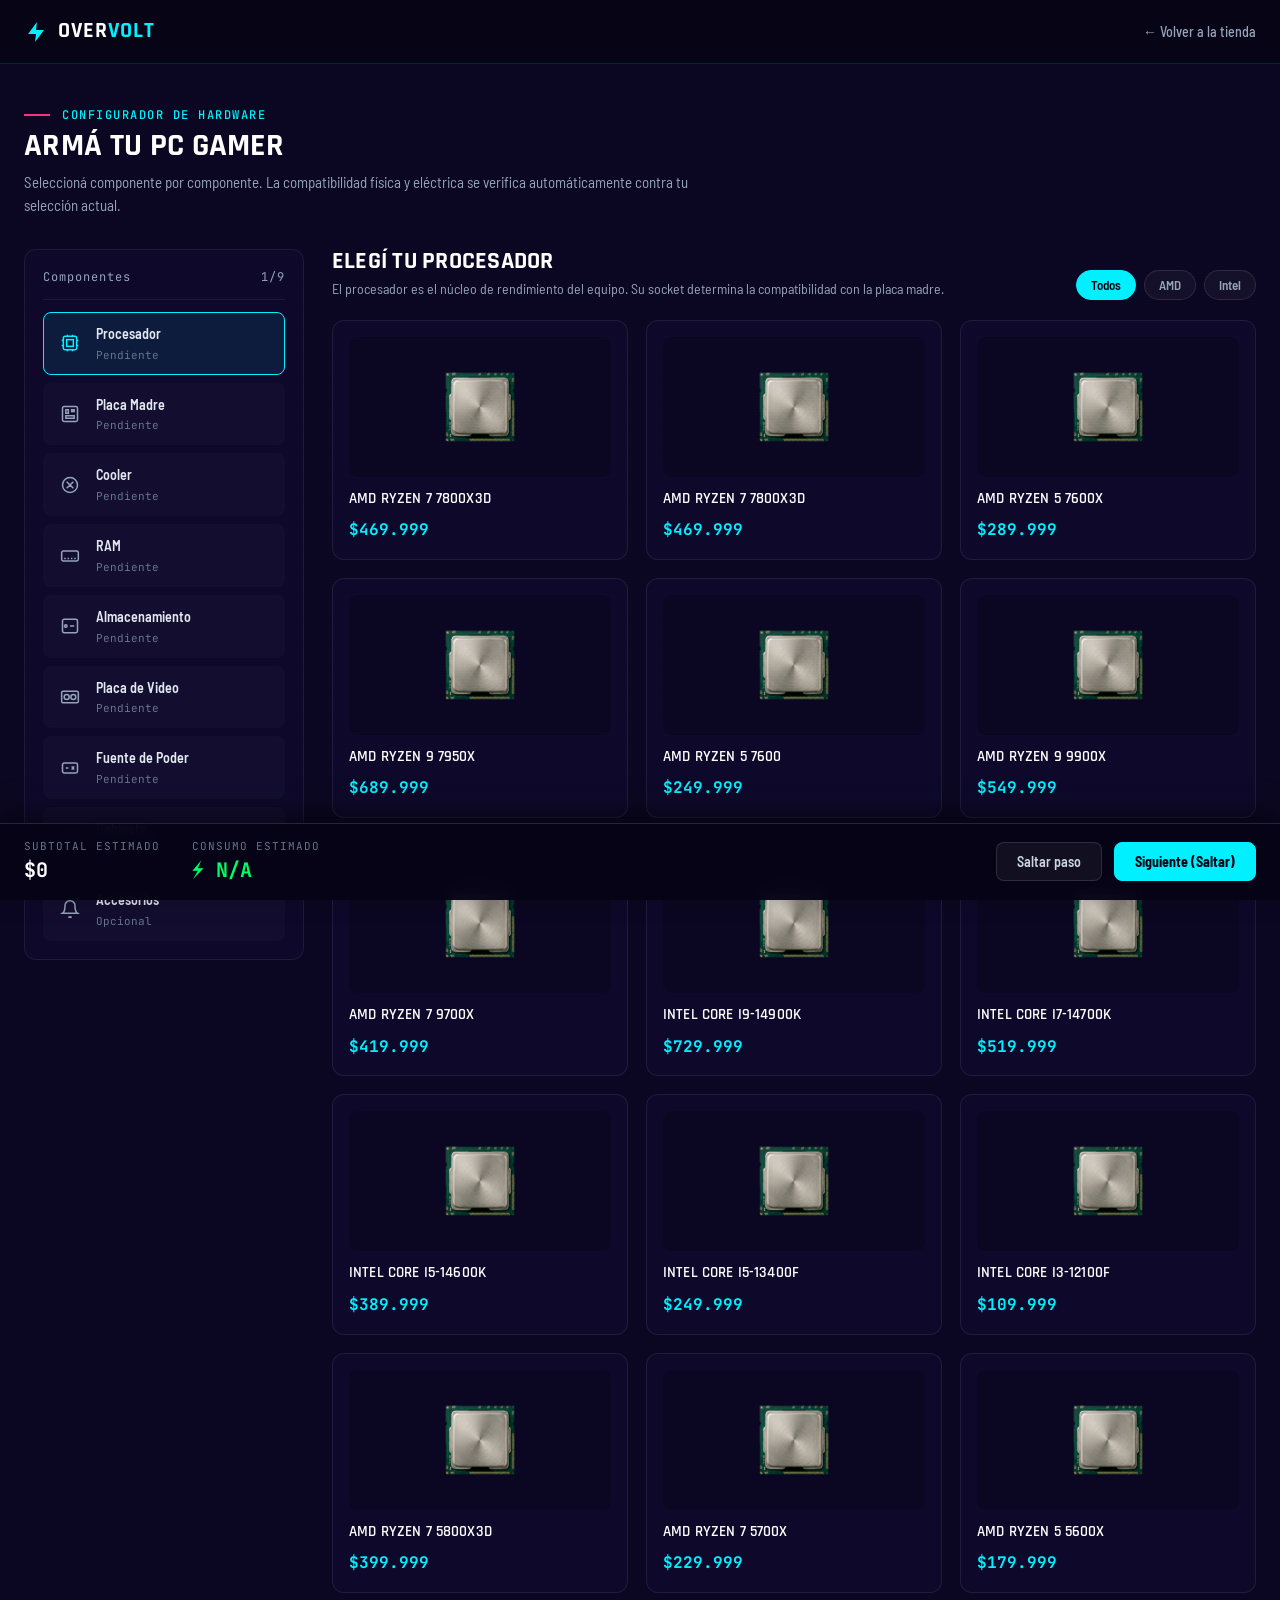
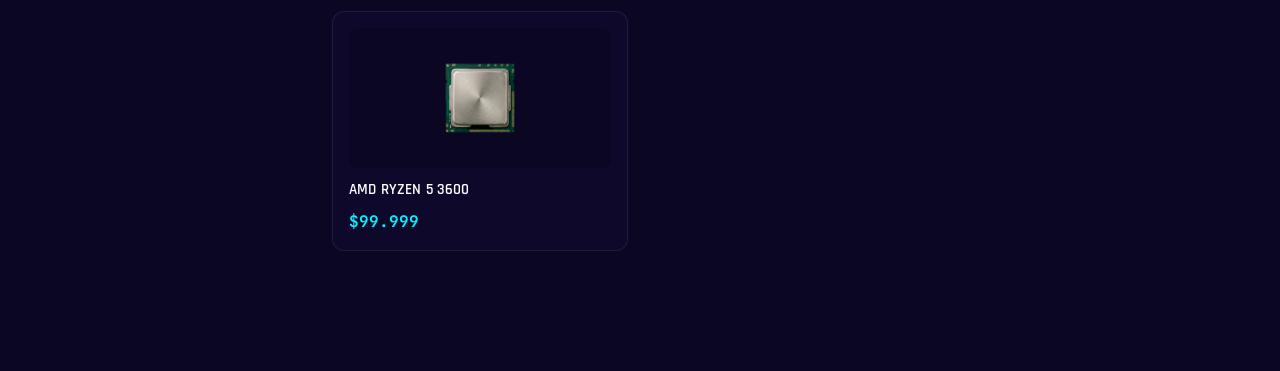
<file: armar-pc.html>
<!DOCTYPE html>
<html lang="es">
<head>
  <meta charset="UTF-8" />
  <meta name="viewport" content="width=device-width, initial-scale=1.0" />
  <title>Armá tu PC — OVERVOLT</title>
  <meta name="description" content="Configurador de PC gamer paso a paso con verificación de compatibilidad de hardware en tiempo real." />

  <!-- Google Fonts -->
  <link rel="preconnect" href="https://fonts.googleapis.com" />
  <link rel="preconnect" href="https://fonts.gstatic.com" crossorigin />
  <link href="https://fonts.googleapis.com/css2?family=Barlow+Semi+Condensed:wght@400;500;600&family=JetBrains+Mono:wght@400;500;700&family=Rajdhani:wght@600;700;800&display=swap" rel="stylesheet" />

  <!-- Stylesheets -->
  <link rel="stylesheet" href="css/styles.css" />
  <link rel="stylesheet" href="css/pc-builder.css" />

  <!-- Isolated Scripts (Engine + Controller only) -->
  <script src="component-comparator/compatibility-engine.js" defer></script>
  <script src="js/pc-builder.js" defer></script>
</head>
<body class="ov-builder-page">

  <!-- Isolated Top Navigation Bar -->
  <header class="ov-builder-nav">
    <div class="ov-builder-nav-container">
      <a href="index.html" class="ov-builder-brand">
        <svg viewBox="0 0 24 24" aria-hidden="true"><path class="bolt-fill" d="M13 2L4 14H12L11 22L20 10H12L13 2Z"/></svg>
        <span>OVER<span class="o">VOLT</span></span>
      </a>

      <a href="index.html" class="ov-builder-exit-link">
        ← Volver a la tienda
      </a>
    </div>
  </header>

  <!-- Configurator Root Mount Point -->
  <main class="ov-builder-wrapper">
    <div id="pc-builder-root"></div>
  </main>

</body>
</html>
</file>
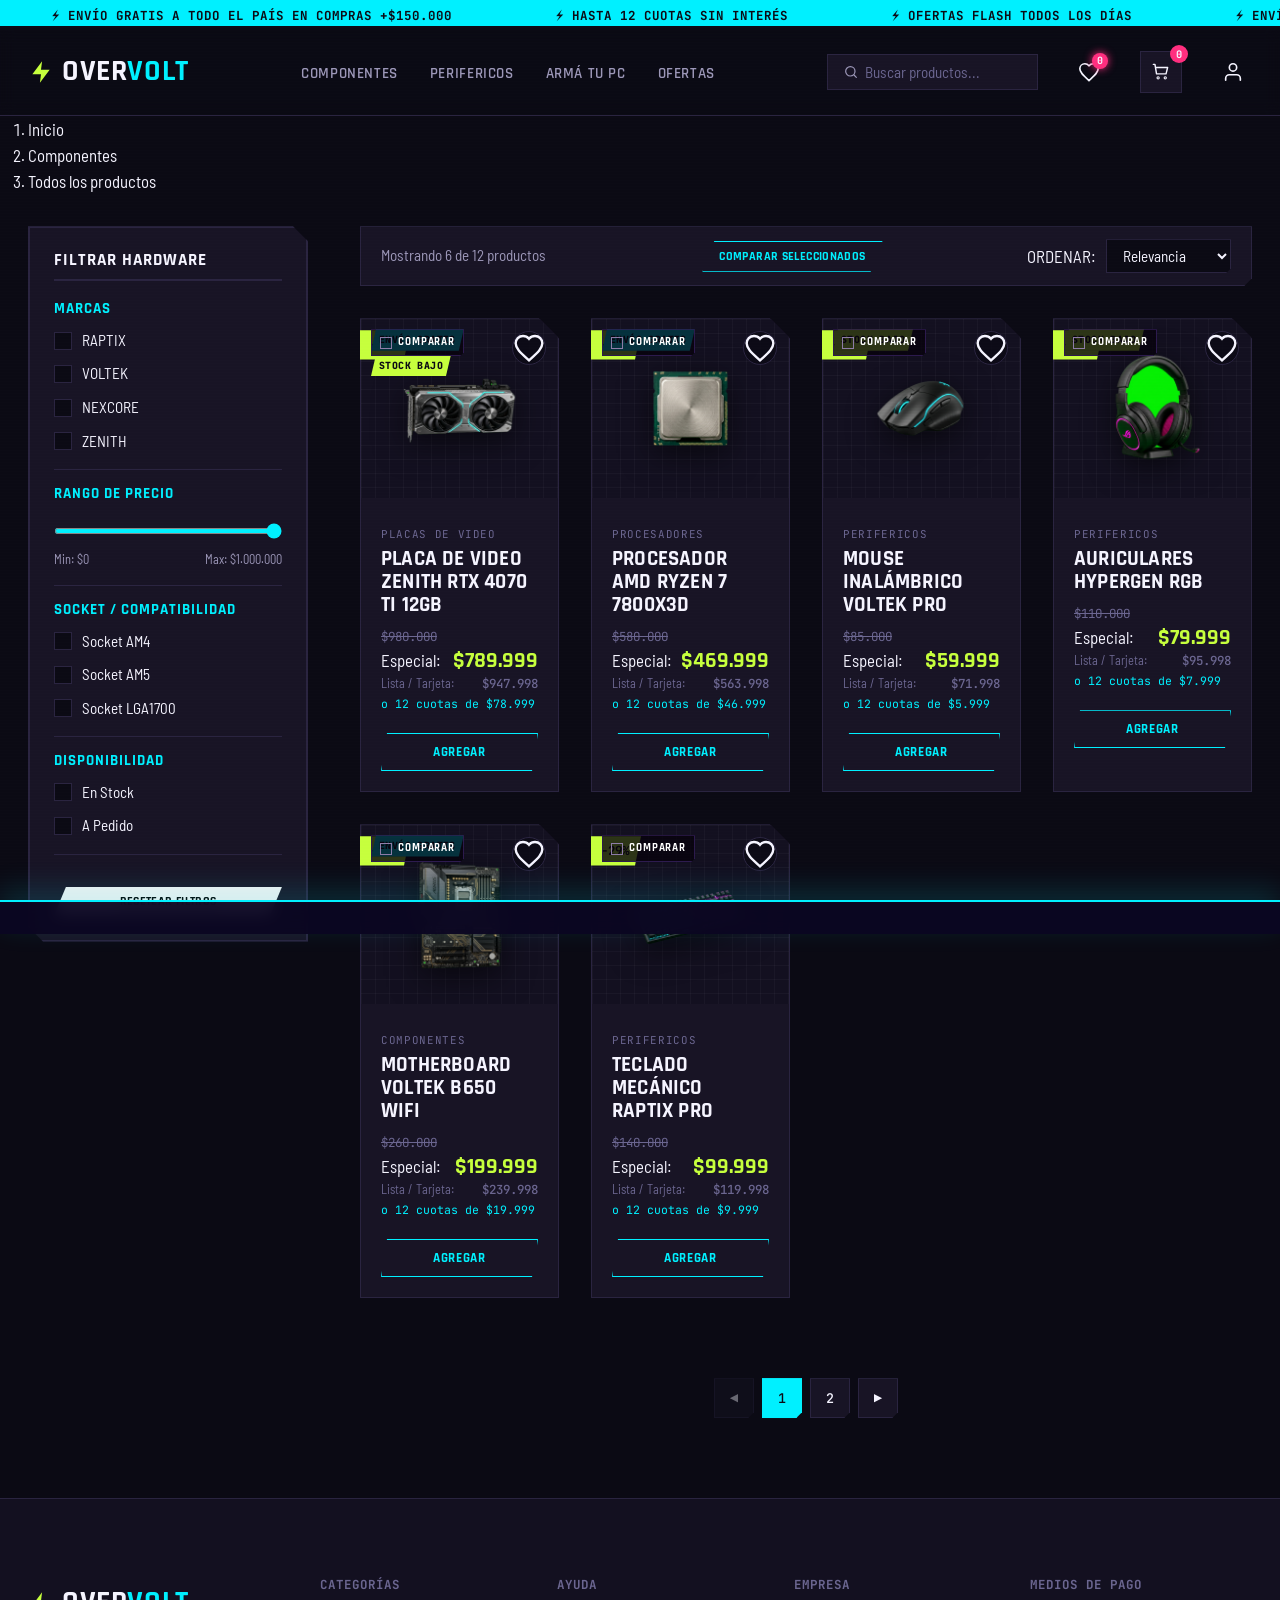
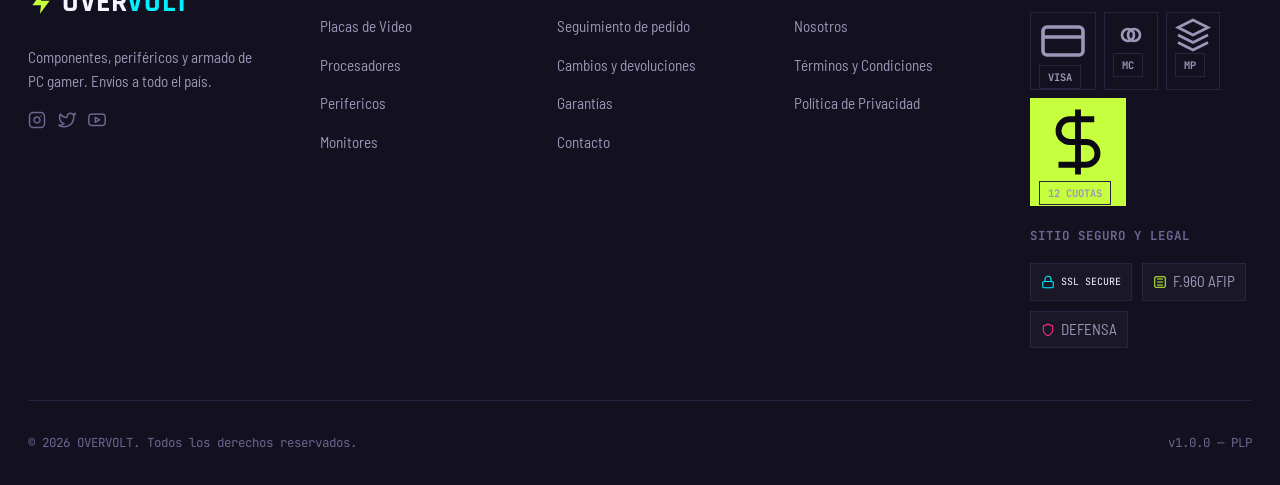
<file: categoria.html>
<!DOCTYPE html>
<html lang="es">
<head>
  <meta charset="UTF-8" />
  <meta name="viewport" content="width=device-width, initial-scale=1.0" />
  <title>Catálogo de Componentes — OVERVOLT</title>
  <meta name="description" content="Explorá el catálogo completo de hardware en OVERVOLT. Placas de video, procesadores y periféricos." />

  <link rel="preconnect" href="https://fonts.googleapis.com" />
  <link rel="preconnect" href="https://fonts.gstatic.com" crossorigin />
  <link href="https://fonts.googleapis.com/css2?family=Rajdhani:wght@600;700;800&family=Barlow+Semi+Condensed:wght@400;500;600&family=JetBrains+Mono:wght@400;500;700&display=swap" rel="stylesheet" />

  <link rel="stylesheet" href="css/styles.css" />
  <link rel="stylesheet" href="component-comparator/component-comparator.css" />
  <script src="component-comparator/compatibility-engine.js" defer></script>
  <script src="component-comparator/component-comparator-ui.js" defer></script>
</head>
<body class="plp-page">

  <!-- ============================================================
       MARQUEE
  ============================================================ -->
  <div class="marquee" aria-hidden="true">
    <div class="marquee-track">
      <span>⚡ ENVÍO GRATIS A TODO EL PAÍS EN COMPRAS +$150.000</span>
      <span>⚡ HASTA 12 CUOTAS SIN INTERÉS</span>
      <span>⚡ OFERTAS FLASH TODOS LOS DÍAS</span>
      <span>⚡ ENVÍO GRATIS A TODO EL PAÍS EN COMPRAS +$150.000</span>
      <span>⚡ HASTA 12 CUOTAS SIN INTERÉS</span>
      <span>⚡ OFERTAS FLASH TODOS LOS DÍAS</span>
    </div>
  </div>

  <!-- ============================================================
       HEADER
  ============================================================ -->
  <header class="site-header">
    <div class="container">
      <a href="index.html" class="logo">
        <svg viewBox="0 0 24 24" aria-hidden="true"><path class="bolt-fill" d="M13 2L4 14H12L11 22L20 10H12L13 2Z"/></svg>
        <span>OVER<span class="o">VOLT</span></span>
      </a>

      <nav class="main-nav" id="mainNav" aria-label="Navegación principal">
        <ul>
          <li><a href="categoria.html?cat=Componentes" class="is-active">Componentes</a></li>
          <li><a href="categoria.html?cat=Perifericos">Perifericos</a></li>
          <li><a href="armar-pc.html">Armá tu PC</a></li>
          <li><a href="index.html#destacados">Ofertas</a></li>
        </ul>
      </nav>

      <div class="header-actions">
        <div class="search-box">
          <svg viewBox="0 0 24 24" fill="none" aria-hidden="true"><circle cx="11" cy="11" r="7" stroke-width="1.8"/><path d="M20 20L16.5 16.5" stroke-width="1.8" stroke-linecap="round"/></svg>
          <input type="text" id="searchInput" placeholder="Buscar productos..." aria-label="Buscar productos" />
          <div class="search-suggestions" id="searchSuggestions" aria-hidden="true"></div>
        </div>

        <button class="wishlist-button" id="wishlistBtn" aria-label="Ver favoritos">
          <svg viewBox="0 0 24 24" fill="none" stroke="currentColor" stroke-width="1.8"><path d="M12 21.35l-1.45-1.32C5.4 15.36 2 12.28 2 8.5 2 5.42 4.42 3 7.5 3c1.74 0 3.41.81 4.5 2.09C13.09 3.81 14.76 3 16.5 3 19.58 3 22 5.42 22 8.5c0 3.78-3.4 6.86-8.55 11.54L12 21.35z"/></svg>
          <span class="wishlist-badge">0</span>
        </button>

        <button class="cart-button" aria-label="Ver carrito">
          <svg viewBox="0 0 24 24" fill="none" aria-hidden="true"><path d="M3 3H5L7 15H19L21 7H6" stroke-width="1.8" stroke-linecap="round" stroke-linejoin="round"/><circle cx="9" cy="20" r="1.4" stroke-width="1.4"/><circle cx="18" cy="20" r="1.4" stroke-width="1.4"/></svg>
          <span class="cart-badge">0</span>
        </button>

        <button class="account-button" id="accountBtn" aria-label="Mi Cuenta">
          <svg viewBox="0 0 24 24" fill="none" stroke="currentColor" stroke-width="1.8" stroke-linecap="round" stroke-linejoin="round"><path d="M20 21v-2a4 4 0 0 0-4-4H8a4 4 0 0 0-4 4v2"></path><circle cx="12" cy="7" r="4"></circle></svg>
        </button>

        <button class="nav-toggle" id="navToggle" aria-expanded="false" aria-controls="mainNav" aria-label="Abrir menú">
          <span></span><span></span><span></span>
        </button>
      </div>
    </div>
  </header>

  <main class="main-content">
    <div class="container">
      
      <!-- ============================================================
           BREADCRUMB
      ============================================================ -->
      <nav class="breadcrumb" aria-label="Ruta de navegación">
        <ol>
          <li><a href="index.html">Inicio</a></li>
          <li><a href="categoria.html">Componentes</a></li>
          <li aria-current="page" id="activeCategoryName">Todos los productos</li>
        </ol>
      </nav>

      <!-- ============================================================
           PLP GRID LAYOUT (Filters Sidebar + Products Grid)
      ============================================================ -->
      <div class="plp-layout">
        
        <!-- SIDEBAR FILTERS -->
        <aside class="plp-sidebar" id="filterSidebar">
          <div class="sidebar-header">
            <h3>FILTRAR hardware</h3>
            <button class="close-filters-btn" id="closeFiltersBtn" aria-label="Cerrar filtros">Cerrar [X]</button>
          </div>
          
          <div class="filter-section">
            <h4>MARCAS</h4>
            <div class="filter-options">
              <label class="cyber-checkbox-label">
                <input type="checkbox" class="brand-filter" value="RAPTIX" />
                <span class="check-box"></span>
                <span>RAPTIX</span>
              </label>
              <label class="cyber-checkbox-label">
                <input type="checkbox" class="brand-filter" value="VOLTEK" />
                <span class="check-box"></span>
                <span>VOLTEK</span>
              </label>
              <label class="cyber-checkbox-label">
                <input type="checkbox" class="brand-filter" value="NEXCORE" />
                <span class="check-box"></span>
                <span>NEXCORE</span>
              </label>
              <label class="cyber-checkbox-label">
                <input type="checkbox" class="brand-filter" value="ZENITH" />
                <span class="check-box"></span>
                <span>ZENITH</span>
              </label>
            </div>
          </div>

          <div class="filter-section">
            <h4>RANGO DE PRECIO</h4>
            <div class="price-slider-container">
              <input type="range" id="priceRange" min="0" max="1000000" step="20000" value="1000000" aria-label="Rango de precio máximo" />
              <div class="price-range-labels font-mono">
                <span>Min: $0</span>
                <span id="priceMaxLabel">Max: $1.000.000</span>
              </div>
            </div>
          </div>

          <div class="filter-section">
            <h4>SOCKET / COMPATIBILIDAD</h4>
            <div class="filter-options">
              <label class="cyber-checkbox-label">
                <input type="checkbox" class="socket-filter" value="AM4" />
                <span class="check-box"></span>
                <span>Socket AM4</span>
              </label>
              <label class="cyber-checkbox-label">
                <input type="checkbox" class="socket-filter" value="AM5" />
                <span class="check-box"></span>
                <span>Socket AM5</span>
              </label>
              <label class="cyber-checkbox-label">
                <input type="checkbox" class="socket-filter" value="LGA1700" />
                <span class="check-box"></span>
                <span>Socket LGA1700</span>
              </label>
            </div>
          </div>

          <div class="filter-section">
            <h4>DISPONIBILIDAD</h4>
            <div class="filter-options">
              <label class="cyber-checkbox-label">
                <input type="checkbox" class="stock-filter" value="En Stock" />
                <span class="check-box"></span>
                <span>En Stock</span>
              </label>
              <label class="cyber-checkbox-label">
                <input type="checkbox" class="stock-filter" value="A Pedido" />
                <span class="check-box"></span>
                <span>A Pedido</span>
              </label>
            </div>
          </div>

          <button class="btn btn-magenta btn-block btn-sm" id="btnResetFilters" style="margin-top: 1rem;">RESETEAR FILTROS</button>
        </aside>

        <!-- PRODUCT GRID AREA -->
        <section class="plp-results">
          
          <!-- PLP Control Bar -->
          <div class="plp-control-bar">
            <button class="btn-open-filters" id="openFiltersBtn">
              <svg viewBox="0 0 24 24" fill="none" stroke="currentColor" stroke-width="2"><path d="M4 21v-7M4 10V3M12 21v-9M12 8V3M20 21v-5M20 12V3M1 14h6M9 8h6M17 16h6"/></svg>
              <span>FILTROS</span>
            </button>
            <div class="product-count" id="productCount">
              Mostrando <span class="accent">12</span> de 12 productos
            </div>
            <button class="btn btn-outline btn-sm" id="ccHeaderCompareBtn" style="margin-left: 12px; font-family: var(--cc-font-display); font-weight: 700;">
              COMPARAR SELECCIONADOS
            </button>
            <div class="plp-sort">
              <label for="sortSelect" class="font-mono">ORDENAR:</label>
              <select id="sortSelect" class="cyber-select">
                <option value="relevance">Relevancia</option>
                <option value="price-low">Menor Precio</option>
                <option value="price-high">Mayor Precio</option>
                <option value="best-seller">Más Vendidos</option>
              </select>
            </div>
          </div>

          <!-- Product Grid -->
          <div class="products-grid" id="categoryProductsGrid">
            <!-- Renderizado dinámico desde script.js para soportar filtrados y ordenamiento -->
          </div>

          <!-- Pagination -->
          <div class="pagination">
            <button class="pagination-btn arrow is-disabled" aria-label="Página anterior">◀</button>
            <button class="pagination-btn is-active">1</button>
            <button class="pagination-btn">2</button>
            <button class="pagination-btn">3</button>
            <button class="pagination-btn arrow" aria-label="Página siguiente">▶</button>
          </div>

        </section>

      </div>
    </div>
  </main>

  <!-- ============================================================
       FOOTER
  ============================================================ -->
  <footer class="site-footer">
    <div class="container">
      <div class="footer-top">
        <div class="footer-brand">
          <a href="index.html" class="logo">
            <svg viewBox="0 0 24 24" aria-hidden="true"><path class="bolt-fill" d="M13 2L4 14H12L11 22L20 10H12L13 2Z"/></svg>
            <span>OVER<span class="o">VOLT</span></span>
          </a>
          <p>Componentes, periféricos y armado de PC gamer. Envíos a todo el país.</p>
          <div class="social-links">
            <a href="#" aria-label="Instagram"><svg viewBox="0 0 24 24" fill="none" stroke="currentColor" stroke-width="2" stroke-linecap="round" stroke-linejoin="round"><rect x="2" y="2" width="20" height="20" rx="5" ry="5"></rect><path d="M16 11.37A4 4 0 1 1 12.63 8 4 4 0 0 1 16 11.37z"></path><line x1="17.5" y1="6.5" x2="17.51" y2="6.5"></line></svg></a>
            <a href="#" aria-label="Twitter"><svg viewBox="0 0 24 24" fill="none" stroke="currentColor" stroke-width="2" stroke-linecap="round" stroke-linejoin="round"><path d="M23 3a10.9 10.9 0 0 1-3.14 1.53 4.48 4.48 0 0 0-7.86 3v1A10.66 10.66 0 0 1 3 4s-4 9 5 13a11.64 11.64 0 0 1-7 2c9 5 20 0 20-11.5a4.5 4.5 0 0 0-.08-.83A7.72 7.72 0 0 0 23 3z"></path></svg></a>
            <a href="#" aria-label="YouTube"><svg viewBox="0 0 24 24" fill="none" stroke="currentColor" stroke-width="2" stroke-linecap="round" stroke-linejoin="round"><path d="M22.54 6.42a2.78 2.78 0 0 0-1.95-1.96C18.88 4 12 4 12 4s-6.88 0-8.59.46a2.78 2.78 0 0 0-1.95 1.96A29 29 0 0 0 1 11.75a29 29 0 0 0 .46 5.33A2.78 2.78 0 0 0 3.41 19c1.71.46 8.59.46 8.59.46s6.88 0 8.59-.46a2.78 2.78 0 0 0 1.95-1.96 29 29 0 0 0 .46-5.33 29 29 0 0 0-.46-5.33z"></path><polygon points="9.75 15.02 15.5 11.75 9.75 8.48 9.75 15.02"></polygon></svg></a>
          </div>
        </div>

        <div class="footer-col">
          <h4>Categorías</h4>
          <ul>
            <li><a href="categoria.html?cat=Placas de Video">Placas de Video</a></li>
            <li><a href="categoria.html?cat=Procesadores">Procesadores</a></li>
            <li><a href="categoria.html?cat=Perifericos">Perifericos</a></li>
            <li><a href="categoria.html?cat=Monitores">Monitores</a></li>
          </ul>
        </div>

        <div class="footer-col">
          <h4>Ayuda</h4>
          <ul>
            <li><a href="#">Seguimiento de pedido</a></li>
            <li><a href="#">Cambios y devoluciones</a></li>
            <li><a href="#">Garantías</a></li>
            <li><a href="#">Contacto</a></li>
          </ul>
        </div>

        <div class="footer-col">
          <h4>Empresa</h4>
          <ul>
            <li><a href="#">Nosotros</a></li>
            <li><a href="#">Términos y Condiciones</a></li>
            <li><a href="#">Política de Privacidad</a></li>
          </ul>
        </div>

        <div class="footer-col">
          <h4>Medios de Pago</h4>
          <div class="payment-icons">
            <span class="payment-badge" title="Visa">
              <svg viewBox="0 0 24 24" fill="none" stroke="currentColor" stroke-width="1.8" aria-hidden="true"><rect x="2" y="5" width="20" height="14" rx="2"/><line x1="2" y1="10" x2="22" y2="10"/></svg>
              <span>VISA</span>
            </span>
            <span class="payment-badge" title="Mastercard">
              <svg viewBox="0 0 24 24" fill="none" stroke="currentColor" stroke-width="1.8" aria-hidden="true"><circle cx="10" cy="12" r="4"/><circle cx="14" cy="12" r="4"/></svg>
              <span>MC</span>
            </span>
            <span class="payment-badge" title="Mercado Pago">
              <svg viewBox="0 0 24 24" fill="none" stroke="currentColor" stroke-width="1.8" aria-hidden="true"><path d="M12 2L2 7l10 5 10-5-10-5zM2 17l10 5 10-5M2 12l10 5 10-5"/></svg>
              <span>MP</span>
            </span>
            <span class="payment-badge highlight" title="Hasta 12 cuotas">
              <svg viewBox="0 0 24 24" fill="none" stroke="currentColor" stroke-width="1.8" aria-hidden="true"><path d="M12 2v20M17 5H9.5a3.5 3.5 0 0 0 0 7h5a3.5 3.5 0 0 1 0 7H6"/></svg>
              <span>12 CUOTAS</span>
            </span>
          </div>
          <h4 style="margin-top: 1.5rem;">Sitio Seguro y Legal</h4>
          <div class="trust-seals">
            <span class="trust-seal" title="Compra 100% Segura (SSL)">
              <svg viewBox="0 0 24 24" fill="none" stroke="var(--cyan)" stroke-width="1.8" aria-hidden="true"><rect x="3" y="11" width="18" height="11" rx="2" ry="2"/><path d="M7 11V7a5 5 0 0 1 10 0v4"/></svg>
              <span>SSL SECURE</span>
            </span>
            <a href="https://qr.afip.gob.ar" target="_blank" class="trust-seal afip-seal" title="Data Fiscal AFIP">
              <svg viewBox="0 0 24 24" fill="none" stroke="var(--lime)" stroke-width="1.8" aria-hidden="true"><rect x="3" y="3" width="18" height="18" rx="2"/><path d="M7 7h10M7 12h10M7 17h10"/></svg>
              <span>F.960 AFIP</span>
            </a>
            <a href="https://www.argentina.gob.ar/defensadelconsumidor" target="_blank" class="trust-seal" title="Defensa del Consumidor">
              <svg viewBox="0 0 24 24" fill="none" stroke="var(--magenta)" stroke-width="1.8" aria-hidden="true"><path d="M12 22s8-4 8-10V5l-8-3-8 3v7c0 6 8 10 8 10z"/></svg>
              <span>DEFENSA</span>
            </a>
          </div>
        </div>
      </div>

      <div class="footer-bottom">
        <span>© 2026 OVERVOLT. Todos los derechos reservados.</span>
        <span>v1.0.0 — PLP</span>
      </div>
    </div>
  </footer>

  <!-- ============================================================
       SIDE CART DRAWER
  ============================================================ -->
  <div class="cart-drawer" id="cartDrawer" aria-hidden="true">
    <div class="cart-drawer-overlay" id="cartOverlay"></div>
    <div class="cart-drawer-content">
      <div class="cart-drawer-header">
        <h3>CARRITO DE COMPRAS</h3>
        <button class="cart-drawer-close" id="cartClose" aria-label="Cerrar carrito">Cerrar [X]</button>
      </div>

      <div class="cart-drawer-body" id="cartItems">
        <!-- Renderizado dinámico en script.js -->
      </div>

      <div class="cart-drawer-footer">
        <!-- Discount coupon code -->
        <div class="cart-coupon-section">
          <input type="text" id="couponInput" placeholder="CÓDIGO DE DESCUENTO" aria-label="Cupón de descuento" />
          <button id="applyCouponBtn" class="btn btn-outline btn-sm">APLICAR</button>
        </div>
        <div id="couponStatusMessage" class="coupon-status font-mono"></div>

        <div class="cart-summary-line">
          <span>Subtotal</span>
          <span id="cartSubtotal" class="font-mono">$0</span>
        </div>
        <div class="cart-summary-line discount" id="cartDiscountRow" style="display: none;">
          <span>Descuento (Cupón)</span>
          <span id="cartDiscount" class="font-mono">-$0</span>
        </div>
        <div class="cart-summary-line total">
          <span>Total</span>
          <span id="cartTotal" class="font-mono">$0</span>
        </div>
        <div class="cart-actions">
          <button class="btn btn-cyan btn-block" id="cartCheckoutBtn">Iniciar Compra</button>
          <button class="btn-clear-cart" id="cartResetBtn">Vaciar Carrito</button>
        </div>
      </div>
    </div>
  </div>

  <!-- ============================================================
       LOGIN/ACCOUNT MODAL
  ============================================================ -->
  <div class="cyber-modal" id="loginModal" aria-hidden="true">
    <div class="cyber-modal-overlay" id="loginOverlay"></div>
    <div class="cyber-modal-content">
      <div class="cyber-modal-header">
        <h3>INICIAR SESIÓN</h3>
        <button class="cyber-modal-close" id="loginClose" aria-label="Cerrar modal">Cerrar [X]</button>
      </div>
      <div class="cyber-modal-body">
        <form id="loginForm" class="cyber-form">
          <div class="form-group">
            <label for="loginEmail">EMAIL</label>
            <input type="email" id="loginEmail" placeholder="usuario@cyber.com" required />
          </div>
          <div class="form-group">
            <label for="loginPassword">CONTRASEÑA</label>
            <input type="password" id="loginPassword" placeholder="••••••••" required />
          </div>
          <button type="submit" class="btn btn-cyan btn-block">CONECTARSE</button>
        </form>
        <div class="modal-footer-links">
          <span>¿No tenés cuenta? <a href="#" id="switchToRegister">Registrate</a></span>
        </div>
      </div>
    </div>
  </div>

  <!-- Cyberpunk Toast Notification Container -->
  <div class="cyber-toast-container" id="toastContainer"></div>

  <!-- Scroll-to-Top Button -->
  <button class="scroll-top-btn" id="scrollTopBtn" aria-label="Volver arriba">
    <svg viewBox="0 0 24 24" fill="none"><path d="M18 15L12 9L6 15" stroke="currentColor" stroke-width="2" stroke-linecap="round" stroke-linejoin="round"/></svg>
  </button>

  <script src="js/script.js" defer></script>
</body>
</html>
</file>
<file: css/styles.css>
/* ============================================================
   OVERVOLT — Ecommerce Gamer / Tech (maximalista, original)
   ÍNDICE
   1. Variables
   2. Reset / Base
   3. Utilidades
   4. Marquee
   5. Header
   6. Hero
   7. Categorías
   8. Ofertas Flash
   9. Slider de Banners
   10. Armá tu PC
   11. Marcas
   12. Reviews
   13. Comunidad
   14. Footer
   15. Media Queries
============================================================ */

/* ============================================================
   1. VARIABLES
============================================================ */
:root {
  /* --- Paleta: violeta-negro + duotono neón + lima de urgencia --- */
  --bg: #0b0a14;
  --bg-alt: #131020;
  --bg-panel: #181425;
  --line: #2a2440;

  --cyan: #00f0ff;
  --cyan-dim: #00b8c9;
  --magenta: #ff2e7e;
  --magenta-dim: #c9195f;
  --lime: #c6ff3d;

  --white: #f5f4ff;
  --dim: #9c97b8;
  --dim-2: #6b6690;

  --font-display: 'Rajdhani', 'Arial Narrow', sans-serif;
  --font-body: 'Barlow Semi Condensed', 'Arial Narrow', sans-serif;
  --font-mono: 'JetBrains Mono', 'Roboto Mono', monospace;

  --fs-xs: 0.78rem;
  --fs-sm: 0.95rem;
  --fs-base: 1.05rem;
  --fs-md: 1.3rem;
  --fs-lg: 1.9rem;
  --fs-xl: clamp(2.4rem, 1.6rem + 3.6vw, 4rem);
  --fs-xxl: clamp(3.2rem, 1.8rem + 6.5vw, 6.4rem);

  --space-2xs: 0.4rem;
  --space-xs: 0.75rem;
  --space-sm: 1.25rem;
  --space-md: 2rem;
  --space-lg: 3.25rem;
  --space-xl: 5rem;
  --space-2xl: 7rem;

  --container-max: 1320px;
  --container-padding: 1.75rem;

  --ease-standard: cubic-bezier(0.4, 0, 0.2, 1);
  --ease-punch: cubic-bezier(0.2, 0.9, 0.3, 1.2);
  --duration-fast: 150ms;
  --duration-base: 280ms;
}

/* ============================================================
   2. RESET / BASE
============================================================ */
*, *::before, *::after { box-sizing: border-box; margin: 0; padding: 0; }
html { scroll-behavior: smooth; }

@media (prefers-reduced-motion: reduce) {
  html { scroll-behavior: auto; }
  *, *::before, *::after {
    animation-duration: 0.01ms !important;
    transition-duration: 0.01ms !important;
  }
}

body {
  font-family: var(--font-body);
  font-size: var(--fs-base);
  color: var(--white);
  background: var(--bg);
  line-height: 1.55;
  -webkit-font-smoothing: antialiased;
  overflow-x: hidden;
  position: relative;
}

/* Textura de scanlines global, muy sutil */
body::before {
  content: '';
  position: fixed;
  inset: 0;
  background-image: repeating-linear-gradient(
    to bottom,
    rgba(255, 255, 255, 0.018) 0px,
    rgba(255, 255, 255, 0.018) 1px,
    transparent 1px,
    transparent 3px
  );
  pointer-events: none;
  z-index: 999;
  mix-blend-mode: overlay;
}

img { max-width: 100%; display: block; }
a { color: inherit; text-decoration: none; }
ul { list-style: none; }
button, input { font-family: inherit; }

h1, h2, h3, h4 {
  font-family: var(--font-display);
  text-transform: uppercase;
  letter-spacing: 0.01em;
  line-height: 1.02;
}

a:focus-visible, button:focus-visible, input:focus-visible {
  outline: 2px solid var(--cyan);
  outline-offset: 3px;
}

/* ============================================================
   3. UTILIDADES
============================================================ */
.container {
  max-width: var(--container-max);
  margin-inline: auto;
  padding-inline: var(--container-padding);
}

.eyebrow {
  display: inline-flex;
  align-items: center;
  gap: var(--space-xs);
  font-family: var(--font-mono);
  font-size: var(--fs-xs);
  font-weight: 500;
  letter-spacing: 0.16em;
  text-transform: uppercase;
  color: var(--cyan);
  margin-bottom: var(--space-sm);
}

.eyebrow::before {
  content: '';
  width: 26px;
  height: 2px;
  background: var(--magenta);
}

.section-heading { max-width: 640px; margin-bottom: var(--space-lg); }

.section-heading h2 {
  font-size: var(--fs-xl);
  font-weight: 800;
  color: var(--white);
}

.section-heading h2 .accent { color: var(--cyan); }

.section-heading p {
  margin-top: var(--space-sm);
  color: var(--dim);
  font-size: var(--fs-md);
  font-family: var(--font-body);
  text-transform: none;
  max-width: 50ch;
}

.btn {
  display: inline-flex;
  align-items: center;
  gap: var(--space-xs);
  font-family: var(--font-display);
  font-weight: 700;
  font-size: var(--fs-md);
  text-transform: uppercase;
  letter-spacing: 0.03em;
  padding: 0.85rem 1.8rem;
  border: none;
  cursor: pointer;
  clip-path: polygon(12px 0, 100% 0, calc(100% - 12px) 100%, 0 100%);
  transition: transform var(--duration-fast) var(--ease-punch),
              box-shadow var(--duration-fast) var(--ease-standard);
}

.btn-cyan {
  background: var(--cyan);
  color: var(--bg);
  box-shadow: 4px 4px 0 var(--magenta);
}

.btn-cyan:hover { transform: translate(-2px, -2px); box-shadow: 6px 6px 0 var(--magenta); }
.btn-cyan:active { transform: translate(0, 0); box-shadow: 2px 2px 0 var(--magenta); }

.btn-ghost {
  background: transparent;
  color: var(--white);
  border: 2px solid var(--white);
  clip-path: none;
  padding: 0.8rem 1.6rem;
}

.btn-ghost:hover { border-color: var(--cyan); color: var(--cyan); }

/* ============================================================
   4. MARQUEE
============================================================ */
.marquee {
  background: var(--cyan);
  color: var(--bg);
  overflow: hidden;
  white-space: nowrap;
  border-bottom: 2px solid var(--bg);
}

.marquee-track {
  display: inline-flex;
  animation: marquee-scroll 22s linear infinite;
}

.marquee-track span {
  font-family: var(--font-mono);
  font-weight: 700;
  font-size: var(--fs-xs);
  text-transform: uppercase;
  letter-spacing: 0.08em;
  padding-inline: var(--space-lg);
  display: inline-flex;
  align-items: center;
  gap: var(--space-xs);
}

@keyframes marquee-scroll {
  from { transform: translateX(0); }
  to { transform: translateX(-50%); }
}

/* ============================================================
   5. HEADER
============================================================ */
.site-header {
  position: sticky;
  top: 0;
  z-index: 100;
  background: rgba(11, 10, 20, 0.9);
  backdrop-filter: blur(8px);
  border-bottom: 1px solid var(--line);
}

.site-header .container {
  display: flex;
  align-items: center;
  justify-content: space-between;
  gap: var(--space-md);
  padding-block: var(--space-sm);
}

.logo {
  display: flex;
  align-items: center;
  gap: 8px;
  font-family: var(--font-display);
  font-weight: 800;
  font-size: var(--fs-lg);
  text-transform: uppercase;
  color: var(--white);
  letter-spacing: 0.02em;
  flex-shrink: 0;
}

.logo svg { width: 26px; height: 26px; flex-shrink: 0; }
.logo .bolt-fill { fill: var(--lime); }
.logo span.o { color: var(--cyan); }

.main-nav ul { display: flex; gap: var(--space-md); }

.main-nav a {
  font-family: var(--font-display);
  font-weight: 600;
  font-size: var(--fs-sm);
  text-transform: uppercase;
  letter-spacing: 0.04em;
  color: var(--dim);
  position: relative;
  padding-block: 4px;
  transition: color var(--duration-fast) var(--ease-standard);
}

.main-nav a::after {
  content: '';
  position: absolute;
  left: 0; bottom: 0;
  width: 0; height: 2px;
  background: var(--magenta);
  transition: width var(--duration-base) var(--ease-standard);
}

.main-nav a:hover { color: var(--white); }
.main-nav a:hover::after { width: 100%; }

.header-actions { display: flex; align-items: center; gap: var(--space-md); flex-shrink: 0; }

.search-box {
  display: flex;
  align-items: center;
  gap: 6px;
  background: var(--bg-panel);
  border: 1px solid var(--line);
  padding: 0.5rem 0.9rem;
  min-width: 200px;
}

.search-box input {
  background: transparent;
  border: none;
  color: var(--white);
  font-size: var(--fs-sm);
  width: 100%;
}

.search-box input:focus { outline: none; }
.search-box input::placeholder { color: var(--dim-2); }
.search-box svg { width: 16px; height: 16px; stroke: var(--dim); flex-shrink: 0; }

.cart-button {
  position: relative;
  display: flex;
  align-items: center;
  justify-content: center;
  width: 42px; height: 42px;
  border: 1px solid var(--line);
  background: var(--bg-panel);
  transition: border-color var(--duration-fast) var(--ease-standard);
}

.cart-button:hover { border-color: var(--cyan); }
.cart-button svg { width: 19px; height: 19px; stroke: var(--white); }

.cart-badge {
  position: absolute;
  top: -7px; right: -7px;
  background: var(--magenta);
  color: var(--white);
  font-family: var(--font-mono);
  font-size: 0.65rem;
  font-weight: 700;
  width: 18px; height: 18px;
  border-radius: 50%;
  display: flex; align-items: center; justify-content: center;
}

.nav-toggle {
  display: none;
  width: 30px; height: 22px;
  position: relative;
  flex-shrink: 0;
}

.nav-toggle span {
  position: absolute; left: 0; right: 0; height: 2px;
  background: var(--white);
  transition: transform var(--duration-base) var(--ease-standard), opacity var(--duration-fast) var(--ease-standard);
}

.nav-toggle span:nth-child(1) { top: 0; }
.nav-toggle span:nth-child(2) { top: 10px; }
.nav-toggle span:nth-child(3) { top: 20px; }

.nav-toggle[aria-expanded="true"] span:nth-child(1) { transform: translateY(10px) rotate(45deg); background: var(--cyan); }
.nav-toggle[aria-expanded="true"] span:nth-child(2) { opacity: 0; }
.nav-toggle[aria-expanded="true"] span:nth-child(3) { transform: translateY(-10px) rotate(-45deg); background: var(--cyan); }

/* ============================================================
   6. HERO
============================================================ */
.hero {
  position: relative;
  padding-block: var(--space-2xl) var(--space-xl);
  overflow: hidden;
  background: var(--bg);
}

.hero::before {
  content: '';
  position: absolute;
  top: -30%; right: -10%;
  width: 65%; height: 160%;
  background: linear-gradient(135deg, var(--magenta) 0%, var(--cyan) 100%);
  clip-path: polygon(30% 0, 100% 0, 70% 100%, 0% 100%);
  opacity: 0.12;
  pointer-events: none;
}

.hero .container {
  position: relative;
  z-index: 1;
  display: grid;
  grid-template-columns: 1.1fr 0.9fr;
  gap: var(--space-xl);
  align-items: center;
}

.hero-eyebrow {
  display: inline-flex;
  align-items: center;
  gap: var(--space-xs);
  font-family: var(--font-mono);
  font-size: var(--fs-xs);
  font-weight: 500;
  letter-spacing: 0.14em;
  color: var(--lime);
  margin-bottom: var(--space-md);
}

.hero-eyebrow .dot {
  width: 8px; height: 8px;
  background: var(--lime);
  border-radius: 50%;
  animation: pulse-dot 1.6s ease-in-out infinite;
}

@keyframes pulse-dot {
  0%, 100% { opacity: 1; transform: scale(1); }
  50% { opacity: 0.4; transform: scale(0.7); }
}

.hero-content h1 {
  font-size: var(--fs-xxl);
  font-weight: 800;
  color: var(--white);
}

.hero-content h1 .stroke-cyan { color: var(--bg); -webkit-text-stroke: 2px var(--cyan); }
.hero-content h1 .fill-magenta { color: var(--magenta); }

.hero-subtitle {
  margin-top: var(--space-md);
  font-size: var(--fs-md);
  font-family: var(--font-body);
  color: var(--dim);
  max-width: 46ch;
}

.hero-actions { display: flex; align-items: center; gap: var(--space-md); margin-top: var(--space-lg); flex-wrap: wrap; }

.hero-countdown {
  margin-top: var(--space-xl);
  display: inline-flex;
  align-items: center;
  gap: var(--space-sm);
  background: var(--bg-panel);
  border: 1px solid var(--line);
  padding: var(--space-sm) var(--space-md);
}

.hero-countdown .label {
  font-family: var(--font-mono);
  font-size: var(--fs-xs);
  color: var(--dim);
  text-transform: uppercase;
  letter-spacing: 0.08em;
}

.countdown-units { display: flex; gap: 6px; }

.countdown-unit {
  display: flex;
  flex-direction: column;
  align-items: center;
  background: var(--bg);
  border: 1px solid var(--line);
  padding: 6px 10px;
  min-width: 46px;
}

.countdown-unit .num {
  font-family: var(--font-mono);
  font-weight: 700;
  font-size: var(--fs-md);
  color: var(--lime);
  line-height: 1;
}

.countdown-unit .unit {
  font-family: var(--font-mono);
  font-size: 0.6rem;
  color: var(--dim-2);
  text-transform: uppercase;
  margin-top: 2px;
}

/* --- Recorte de producto destacado --- */
.hero-visual {
  position: relative;
  aspect-ratio: 1 / 1;
  display: flex;
  align-items: center;
  justify-content: center;
}

.hero-visual .glow {
  position: absolute;
  width: 70%; height: 70%;
  background: radial-gradient(circle, rgba(0, 240, 255, 0.25), transparent 70%);
  filter: blur(20px);
}

.hero-visual img {
  position: relative;
  z-index: 1;
  width: 88%;
  filter: drop-shadow(0 20px 40px rgba(0, 0, 0, 0.5));
}

.hero-visual .price-tag {
  position: absolute;
  bottom: 6%;
  right: 4%;
  z-index: 2;
  background: var(--lime);
  color: var(--bg);
  font-family: var(--font-mono);
  font-weight: 700;
  padding: 10px 16px;
  clip-path: polygon(10px 0, 100% 0, calc(100% - 10px) 100%, 0 100%);
  transform: rotate(-4deg);
}

.hero-visual .price-tag .from { display: block; font-size: 0.65rem; font-weight: 400; }
.hero-visual .price-tag .amount { font-size: var(--fs-md); }

/* ============================================================
   7. CATEGORÍAS
============================================================ */
.categories { padding-block: var(--space-xl); background: var(--bg-alt); border-block: 1px solid var(--line); }

.categories-grid {
  display: grid;
  grid-template-columns: repeat(6, 1fr);
  gap: var(--space-sm);
}

.category-tile {
  position: relative;
  padding: var(--space-lg) var(--space-sm);
  text-align: center;
  background: var(--bg-panel);
  border: 1px solid var(--line);
  transition: transform var(--duration-base) var(--ease-punch), border-color var(--duration-base) var(--ease-standard);
  overflow: hidden;
}

.category-tile::before {
  content: '';
  position: absolute;
  inset: 0;
  background: var(--tile-color, var(--cyan));
  opacity: 0;
  transition: opacity var(--duration-base) var(--ease-standard);
  z-index: 0;
}

.category-tile:hover { transform: translateY(-6px); border-color: var(--tile-color, var(--cyan)); }
.category-tile:hover::before { opacity: 0.14; }

.category-tile svg, .category-tile span { position: relative; z-index: 1; }

.category-tile svg {
  width: 34px; height: 34px;
  stroke: var(--tile-color, var(--cyan));
  margin-inline: auto;
  margin-bottom: var(--space-xs);
}

.category-tile span {
  display: block;
  font-family: var(--font-display);
  font-weight: 700;
  font-size: var(--fs-sm);
  text-transform: uppercase;
  letter-spacing: 0.02em;
  color: var(--white);
}

/* ============================================================
   8. OFERTAS FLASH
============================================================ */
.flash-sales { padding-block: var(--space-2xl); }

.flash-header {
  display: flex;
  align-items: flex-end;
  justify-content: space-between;
  margin-bottom: var(--space-lg);
  flex-wrap: wrap;
  gap: var(--space-md);
}

.flash-timer {
  display: flex;
  align-items: center;
  gap: var(--space-xs);
  font-family: var(--font-mono);
  color: var(--magenta);
  font-size: var(--fs-sm);
  font-weight: 700;
}

.products-grid {
  display: grid;
  grid-template-columns: repeat(4, 1fr);
  gap: var(--space-md);
}

/* ============================================================
   8. OFERTAS FLASH / PRODUCT CARDS
============================================================ */
.products-grid {
  display: grid;
  grid-template-columns: repeat(4, 1fr);
  gap: var(--space-md);
}

.product-card {
  position: relative;
  background: var(--bg-panel);
  clip-path: polygon(0 0, calc(100% - 20px) 0, 100% 20px, 100% 100%, 0 100%);
  transition: transform var(--duration-base) var(--ease-standard);
  padding: 1px; /* space for border simulation */
  z-index: 1;
}

.product-card::before {
  content: '';
  position: absolute;
  inset: 0;
  background: var(--line);
  z-index: -1;
  clip-path: polygon(0 0, calc(100% - 20px) 0, 100% 20px, 100% 100%, 0 100%);
  transition: background var(--duration-base) var(--ease-standard);
}

.product-card::after {
  content: '';
  position: absolute;
  inset: 1px;
  background: var(--bg-panel);
  z-index: -1;
  clip-path: polygon(0 0, calc(100% - 20px) 0, 100% 20px, 100% 100%, 0 100%);
}

.product-card:hover {
  transform: translateY(-4px);
}

.product-card:hover::before {
  background: linear-gradient(135deg, var(--cyan), var(--magenta));
  filter: drop-shadow(-1px -1px 0 var(--cyan)) drop-shadow(1px 1px 0 var(--magenta));
}

.discount-badge {
  position: absolute;
  top: 12px; left: 0;
  z-index: 2;
  background: var(--lime);
  color: var(--bg);
  font-family: var(--font-mono);
  font-weight: 700;
  font-size: var(--fs-xs);
  padding: 5px 12px 5px 10px;
  clip-path: polygon(0 0, 100% 0, 88% 100%, 0% 100%);
}

.product-thumb {
  position: relative;
  aspect-ratio: 1.1 / 1;
  background: var(--bg-alt);
  display: flex;
  align-items: center;
  justify-content: center;
  overflow: hidden;
}

.product-thumb::before {
  content: '';
  position: absolute;
  inset: 0;
  background-image:
    linear-gradient(rgba(255, 255, 255, 0.03) 1px, transparent 1px),
    linear-gradient(90deg, rgba(255, 255, 255, 0.03) 1px, transparent 1px);
  background-size: 14px 14px;
}

.product-thumb img {
  width: 70%;
  height: 70%;
  object-fit: contain;
  filter: drop-shadow(0 8px 16px rgba(0, 0, 0, 0.6));
  transition: transform var(--duration-base) var(--ease-standard);
}

.product-card:hover .product-thumb img {
  transform: scale(1.05);
  animation: subtle-glitch 0.22s var(--ease-standard) 1;
}

@keyframes subtle-glitch {
  0% { transform: scale(1.05) translate(0); }
  20% { transform: scale(1.05) translate(-1px, 1px); filter: drop-shadow(-1px 0 var(--cyan)) drop-shadow(1px 0 var(--magenta)); }
  40% { transform: scale(1.05) translate(1px, -1px); filter: drop-shadow(1px 0 var(--cyan)) drop-shadow(-1px 0 var(--magenta)); }
  60% { transform: scale(1.05) translate(-1px, 0); filter: drop-shadow(-1px 0 var(--cyan)) drop-shadow(1px 0 var(--magenta)); }
  80% { transform: scale(1.05) translate(0); }
  100% { transform: scale(1.05) translate(0); }
}

.product-info { padding: var(--space-sm); }

.product-category {
  font-family: var(--font-mono);
  font-size: 0.68rem;
  color: var(--dim-2);
  text-transform: uppercase;
  letter-spacing: 0.06em;
}

.product-name {
  font-family: var(--font-display);
  font-weight: 700;
  font-size: var(--fs-md);
  text-transform: uppercase;
  color: var(--white);
  margin-block: 4px 10px;
  line-height: 1.1;
}

.product-price { display: flex; align-items: baseline; gap: 8px; margin-bottom: var(--space-sm); }
.product-price .old { font-family: var(--font-mono); font-size: var(--fs-sm); color: var(--dim-2); text-decoration: line-through; }
.product-price .new { font-family: var(--font-mono); font-size: var(--fs-lg); font-weight: 700; color: var(--lime); }

.stock-bar {
  height: 5px;
  background: var(--bg);
  border: 1px solid var(--line);
  margin-bottom: 6px;
  overflow: hidden;
}

.stock-bar-fill { height: 100%; background: var(--magenta); }

.stock-label {
  font-family: var(--font-mono);
  font-size: 0.68rem;
  color: var(--dim);
  text-transform: uppercase;
}

.btn-add-cart {
  display: block;
  width: 100%;
  padding: 0.6rem;
  margin-top: var(--space-sm);
  background: transparent;
  color: var(--cyan);
  border: 1px solid var(--cyan);
  font-family: var(--font-display);
  font-weight: 700;
  text-transform: uppercase;
  letter-spacing: 0.05em;
  cursor: pointer;
  transition: all var(--duration-fast) var(--ease-standard);
  clip-path: polygon(6px 0, 100% 0, calc(100% - 6px) 100%, 0 100%);
}

.btn-add-cart:hover {
  background: var(--cyan);
  color: var(--bg);
  box-shadow: 0 0 10px rgba(0, 240, 255, 0.4);
}

/* ============================================================
   9. SLIDER DE BANNERS
============================================================ */
.banner-slider {
  position: relative;
  padding-block: var(--space-xl);
  overflow: hidden;
}

.slider-viewport {
  position: relative;
  aspect-ratio: 21 / 9;
  overflow: hidden;
  border: 1px solid transparent;
  background: transparent;
  transition: border-color 0.4s ease-out 0.3s;
}
.banner-slider.fade-in-visible .slider-viewport {
  border-color: var(--line);
}

.slider-track {
  display: flex;
  height: 100%;
  transition: transform 0.6s var(--ease-standard);
}

.slide {
  position: relative;
  flex: 0 0 100%;
  height: 100%;
  display: flex;
  align-items: center;
  padding-inline: var(--space-2xl);
  overflow: hidden;
}

.slide::before {
  content: '';
  position: absolute;
  inset: 0;
  clip-path: polygon(0 0, 62% 0, 45% 100%, 0 100%);
  z-index: 1;
  transition: transform 0.28s cubic-bezier(0.16, 1, 0.3, 1);
  transform: translateY(100%);
}

.slide::after {
  content: '';
  position: absolute;
  inset: 0;
  clip-path: polygon(62% 0, 100% 0, 100% 100%, 45% 100%);
  background: var(--bg-panel);
  z-index: 1;
  transition: transform 0.28s cubic-bezier(0.16, 1, 0.3, 1);
  transform: translateY(-100%);
}

.banner-slider.fade-in-visible .slide::before,
.banner-slider.fade-in-visible .slide::after {
  transform: translateY(0);
}

.slide-1 { background: var(--bg); }
.slide-1::before { background: linear-gradient(135deg, var(--magenta), var(--magenta-dim)); }

.slide-2 { background: var(--bg); }
.slide-2::before { background: linear-gradient(135deg, var(--cyan), var(--cyan-dim)); }

.slide-3 { background: var(--bg); }
.slide-3::before { background: linear-gradient(135deg, var(--lime), #8fb82a); }

.slide-content { position: relative; z-index: 5; max-width: 480px; }

.slide-eyebrow {
  font-family: var(--font-mono);
  font-size: var(--fs-xs);
  color: var(--bg);
  font-weight: 700;
  letter-spacing: 0.1em;
  text-transform: uppercase;
  margin-bottom: var(--space-xs);
}

.slide-content h2 {
  font-size: clamp(2rem, 1.4rem + 2.8vw, 3.4rem);
  color: var(--bg);
  font-weight: 800;
  line-height: 1;
}

.slide-content p {
  font-family: var(--font-body);
  color: rgba(11, 10, 20, 0.75);
  font-size: var(--fs-md);
  margin-top: var(--space-sm);
  max-width: 36ch;
}

.slide-content .btn { margin-top: var(--space-md); }

.slider-controls {
  display: flex;
  align-items: center;
  justify-content: center;
  gap: var(--space-md);
  margin-top: var(--space-md);
}

.slider-arrow {
  width: 42px; height: 42px;
  display: flex; align-items: center; justify-content: center;
  border: 1px solid var(--line);
  background: var(--bg-panel);
  transition: border-color var(--duration-fast) var(--ease-standard);
}

.slider-arrow:hover { border-color: var(--cyan); }
.slider-arrow svg { width: 18px; height: 18px; stroke: var(--white); }

.slider-dots { display: flex; gap: 8px; }

.slider-dot {
  width: 10px; height: 10px;
  border-radius: 50%;
  background: var(--line);
  border: none;
  cursor: pointer;
  transition: background var(--duration-base) var(--ease-standard), transform var(--duration-base) var(--ease-standard);
}

.slider-dot.is-active { background: var(--cyan); transform: scale(1.3); }

/* ============================================================
   10. ARMÁ TU PC
============================================================ */
.build-pc {
  position: relative;
  padding-block: var(--space-2xl);
  background: var(--bg-alt);
  border-block: 1px solid var(--line);
  overflow: hidden;
  text-align: center;
}

.build-pc::before {
  content: '';
  position: absolute;
  inset: 0;
  background-image:
    linear-gradient(rgba(0, 240, 255, 0.05) 1px, transparent 1px),
    linear-gradient(90deg, rgba(255, 46, 126, 0.05) 1px, transparent 1px);
  background-size: 40px 40px;
}

.build-pc .container { position: relative; z-index: 1; }

.build-pc h2 {
  font-size: var(--fs-xl);
  font-weight: 800;
  max-width: 20ch;
  margin-inline: auto;
}

.build-pc p {
  font-family: var(--font-body);
  color: var(--dim);
  font-size: var(--fs-md);
  max-width: 50ch;
  margin: var(--space-sm) auto 0;
}

.build-pc .btn { margin-top: var(--space-lg); }

/* ============================================================
   11. MARCAS
============================================================ */
.brands { padding-block: var(--space-lg); border-bottom: 1px solid var(--line); }

.brands-track {
  display: flex;
  gap: var(--space-md);
  flex-wrap: wrap;
  justify-content: center;
}

.brand-chip {
  font-family: var(--font-display);
  font-weight: 700;
  font-size: var(--fs-sm);
  text-transform: uppercase;
  letter-spacing: 0.04em;
  padding: 10px 20px;
  border: 1px solid var(--line);
  color: var(--dim);
  transition: color var(--duration-fast) var(--ease-standard), border-color var(--duration-fast) var(--ease-standard);
}

.brand-chip:hover { color: var(--white); border-color: var(--cyan); }

/* ============================================================
   12. REVIEWS / SOCIAL PROOF
============================================================ */
.reviews {
  padding-block: var(--space-xl);
  background: var(--bg);
}

.reviews-header {
  display: flex;
  justify-content: center;
  margin-bottom: var(--space-lg);
}

.reviews-score {
  display: inline-flex;
  align-items: center;
  gap: var(--space-md);
  background: var(--bg-panel);
  border: 1px solid var(--line);
  padding: var(--space-md) var(--space-lg);
}

.reviews-score .score {
  font-family: var(--font-mono);
  font-size: var(--fs-xl);
  font-weight: 700;
  color: var(--lime);
}

.reviews-stars { display: flex; gap: 3px; }
.reviews-stars svg { width: 18px; height: 18px; fill: var(--lime); }

.reviews-count { font-family: var(--font-mono); font-size: var(--fs-xs); color: var(--dim); }

.reviews-grid {
  display: grid;
  grid-template-columns: repeat(3, 1fr);
  gap: var(--space-md);
  margin-top: var(--space-md);
}

.review-card {
  background: var(--bg-panel);
  border: 1px solid var(--line);
  padding: var(--space-sm);
  display: flex;
  flex-direction: column;
  justify-content: space-between;
  clip-path: polygon(0 0, 100% 0, 100% calc(100% - 15px), calc(100% - 15px) 100%, 0 100%);
  position: relative;
  text-align: left;
}

.review-card::before {
  content: '';
  position: absolute;
  bottom: 0; right: 0;
  width: 15px; height: 15px;
  background: var(--line);
  clip-path: polygon(100% 0, 0 100%, 100% 100%);
}

.review-meta {
  display: flex;
  justify-content: space-between;
  align-items: center;
  margin-bottom: var(--space-xs);
}

.review-author {
  font-family: var(--font-mono);
  font-size: var(--fs-xs);
  color: var(--cyan);
}

.review-stars-small {
  font-size: var(--fs-xs);
}

.review-text {
  font-size: var(--fs-sm);
  color: var(--white);
  line-height: 1.4;
  margin-bottom: var(--space-sm);
  font-style: italic;
}

.review-date {
  font-family: var(--font-mono);
  font-size: 0.65rem;
  color: var(--dim-2);
  align-self: flex-end;
}

/* ============================================================
   13. COMUNIDAD
============================================================ */
.community {
  padding-block: var(--space-xl);
  background: linear-gradient(120deg, var(--bg-panel), var(--bg-alt));
  text-align: center;
  border-block: 1px solid var(--line);
}

.community h2 { font-size: var(--fs-xl); font-weight: 800; }
.community h2 .accent { color: var(--magenta); }

.community p {
  font-family: var(--font-body);
  color: var(--dim);
  font-size: var(--fs-md);
  max-width: 48ch;
  margin: var(--space-sm) auto var(--space-lg);
}

/* ============================================================
   14. FOOTER
============================================================ */
.site-footer { background: var(--bg-alt); padding-block: var(--space-xl) var(--space-md); border-top: 1px solid var(--line); }

.footer-top {
  display: grid;
  grid-template-columns: 1.3fr 1fr 1fr 1fr 1.2fr;
  gap: var(--space-lg);
  padding-bottom: var(--space-lg);
  border-bottom: 1px solid var(--line);
}

.footer-brand .logo { margin-bottom: var(--space-sm); }
.footer-brand p { font-family: var(--font-body); color: var(--dim); font-size: var(--fs-sm); max-width: 32ch; }

.footer-col h4 {
  font-family: var(--font-mono);
  font-size: var(--fs-xs);
  color: var(--dim-2);
  text-transform: uppercase;
  letter-spacing: 0.08em;
  margin-bottom: var(--space-sm);
}

.footer-col ul { display: flex; flex-direction: column; gap: var(--space-xs); }
.footer-col a { font-family: var(--font-body); font-size: var(--fs-sm); color: var(--dim); transition: color var(--duration-fast) var(--ease-standard); }
.footer-col a:hover { color: var(--cyan); }

.payment-icons { display: flex; gap: 8px; flex-wrap: wrap; margin-top: var(--space-xs); }
.payment-icons span {
  font-family: var(--font-mono);
  font-size: 0.65rem;
  border: 1px solid var(--line);
  padding: 4px 8px;
  color: var(--dim);
}

.footer-bottom {
  padding-top: var(--space-md);
  display: flex;
  justify-content: space-between;
  align-items: center;
  font-family: var(--font-mono);
  font-size: var(--fs-xs);
  color: var(--dim-2);
  flex-wrap: wrap;
  gap: var(--space-sm);
}

/* ============================================================
   15. SIDE CART DRAWER (Slim & Premium Design)
============================================================ */
.cart-drawer {
  position: fixed;
  inset: 0;
  z-index: 1000;
  visibility: hidden;
  transition: visibility var(--duration-base) var(--ease-standard);
}
.cart-drawer[aria-hidden="false"] {
  visibility: visible;
}

.cart-drawer-overlay {
  position: absolute;
  inset: 0;
  background: rgba(11, 10, 20, 0.7);
  backdrop-filter: blur(2px);
  opacity: 0;
  transition: opacity var(--duration-base) ease;
}
.cart-drawer[aria-hidden="false"] .cart-drawer-overlay {
  opacity: 1;
}

.cart-drawer-content {
  position: absolute;
  top: 0; right: 0; bottom: 0;
  width: 100%;
  max-width: 360px;
  background: var(--bg);
  border-left: 1px solid rgba(255, 255, 255, 0.06);
  display: flex;
  flex-direction: column;
  transform: translateX(100%);
  transition: transform var(--duration-base) var(--ease-standard);
}
.cart-drawer[aria-hidden="false"] .cart-drawer-content {
  transform: translateX(0);
}

.cart-drawer-header {
  padding: 1.2rem;
  border-bottom: 1px solid rgba(255, 255, 255, 0.05);
  display: flex;
  justify-content: space-between;
  align-items: center;
  background: var(--bg);
}
.cart-drawer-header h3 {
  font-family: var(--font-mono);
  font-size: var(--fs-sm);
  font-weight: 700;
  letter-spacing: 0.05em;
  color: var(--white);
  text-transform: uppercase;
}
.cart-drawer-close {
  background: transparent;
  border: none;
  color: var(--dim);
  font-family: var(--font-mono);
  font-size: var(--fs-xs);
  cursor: pointer;
  transition: color var(--duration-fast);
  text-transform: uppercase;
  padding: 4px;
}
.cart-drawer-close:hover {
  color: var(--magenta);
}

.cart-drawer-body {
  flex: 1;
  overflow-y: auto;
  padding: 1.2rem;
  display: flex;
  flex-direction: column;
  gap: 0.8rem;
}

.cart-item {
  display: flex;
  gap: 0.75rem;
  background: rgba(255, 255, 255, 0.02);
  border: 1px solid rgba(255, 255, 255, 0.05);
  padding: 0.75rem;
  align-items: center;
}
.cart-item img {
  width: 48px; height: 48px;
  object-fit: contain;
  background: var(--bg);
  border: 1px solid rgba(255, 255, 255, 0.05);
  padding: 3px;
  flex-shrink: 0;
}
.cart-item-details {
  flex: 1;
  display: flex;
  flex-direction: column;
  gap: 4px;
}
.cart-item-name {
  font-family: var(--font-display);
  font-size: var(--fs-sm);
  font-weight: 600;
  text-transform: uppercase;
  color: var(--white);
  line-height: 1.2;
}
.cart-item-price {
  font-family: var(--font-mono);
  font-size: var(--fs-xs);
  color: var(--lime);
}
.cart-item-qty {
  display: flex;
  align-items: center;
  gap: 8px;
  margin-top: 2px;
}
.qty-btn {
  background: var(--bg);
  border: 1px solid rgba(255, 255, 255, 0.05);
  color: var(--white);
  width: 22px; height: 22px;
  display: flex; align-items: center; justify-content: center;
  cursor: pointer;
  font-size: var(--fs-xs);
  font-family: var(--font-mono);
  transition: all var(--duration-fast);
}
.qty-btn:hover {
  border-color: var(--cyan);
  color: var(--cyan);
}
.qty-num {
  font-family: var(--font-mono);
  font-size: var(--fs-xs);
  min-width: 16px;
  text-align: center;
}
.cart-item-remove {
  background: transparent;
  border: none;
  color: var(--dim-2);
  cursor: pointer;
  font-family: var(--font-mono);
  font-size: 0.65rem;
  text-decoration: underline;
  align-self: center;
  transition: color var(--duration-fast);
}
.cart-item-remove:hover {
  color: var(--magenta);
}

.cart-drawer-footer {
  padding: 1.2rem;
  border-top: 1px solid rgba(255, 255, 255, 0.05);
  background: var(--bg);
}
.cart-summary-line {
  display: flex;
  justify-content: space-between;
  margin-bottom: 0.5rem;
  font-size: var(--fs-sm);
  color: var(--dim);
}
.cart-summary-line.total {
  font-size: var(--fs-sm);
  color: var(--white);
  font-weight: 700;
  border-top: 1px dashed rgba(255, 255, 255, 0.05);
  padding-top: 0.75rem;
  margin-top: 0.5rem;
}
.cart-summary-line.total .font-mono {
  color: var(--lime);
  font-size: var(--fs-md);
}
.cart-actions {
  display: flex;
  flex-direction: column;
  gap: 0.5rem;
  margin-top: 1rem;
}
.btn-block {
  width: 100%;
  justify-content: center;
}
.cart-drawer-content .btn-cyan {
  background: var(--cyan);
  color: var(--bg);
  box-shadow: none; /* remove AI glow/drop shadow */
  font-size: var(--fs-sm);
  padding: 0.75rem;
  clip-path: none;
  font-family: var(--font-mono);
  font-weight: 600;
  text-align: center;
  display: block;
}
.cart-drawer-content .btn-cyan:hover {
  transform: none;
  background: var(--white);
  color: var(--bg);
}
.btn-clear-cart {
  background: transparent;
  border: none;
  color: var(--dim-2);
  cursor: pointer;
  font-family: var(--font-mono);
  font-size: var(--fs-xs);
  text-decoration: underline;
  text-align: center;
  padding: 4px;
  transition: color var(--duration-fast);
}
.btn-clear-cart:hover {
  color: var(--magenta);
}

.cart-empty-message {
  display: flex;
  flex-direction: column;
  align-items: center;
  justify-content: center;
  height: 100%;
  color: var(--dim-2);
  gap: 0.5rem;
  padding-block: var(--space-xl);
}
.cart-empty-message svg {
  width: 32px; height: 32px;
  stroke: var(--dim-2);
}

/* ============================================================
   16. CORTES DIAGONALES / DIAGONAL SECTION DIVIDERS
============================================================ */
.categories {
  clip-path: polygon(0 3.5vw, 100% 0, 100% calc(100% - 3.5vw), 0 100%);
  margin-top: -3.5vw;
  padding-top: calc(var(--space-xl) + 3.5vw);
  padding-bottom: calc(var(--space-xl) + 3.5vw);
  position: relative;
  z-index: 2;
}

.build-pc {
  clip-path: polygon(0 0, 100% 3.5vw, 100% 100%, 0 calc(100% - 3.5vw));
  margin-top: -3.5vw;
  padding-top: calc(var(--space-2xl) + 3.5vw);
  padding-bottom: calc(var(--space-2xl) + 3.5vw);
  position: relative;
  z-index: 2;
}

.community {
  clip-path: polygon(0 3.5vw, 100% 0, 100% 100%, 0 100%);
  margin-top: -3.5vw;
  padding-top: calc(var(--space-xl) + 3.5vw);
  position: relative;
  z-index: 2;
}

/* ============================================================
   16.B AMPLIACIÓN COMPRA GAMER & CYBERPUNK STYLES
============================================================ */

/* --- Hero Visual Backplate & Rayos --- */
.cyber-lightning-bg {
  position: absolute;
  inset: 0;
  z-index: -1;
  display: flex;
  align-items: center;
  justify-content: center;
  pointer-events: none;
}
.lightning-svg {
  width: 130%;
  height: 130%;
  max-width: 500px;
  filter: drop-shadow(0 0 12px var(--cyan-dim));
}
.lightning-path-1 {
  stroke-dasharray: 600;
  stroke-dashoffset: 600;
  animation: lightning-draw 4s linear infinite;
}
.lightning-path-2 {
  stroke-dasharray: 600;
  stroke-dashoffset: 600;
  animation: lightning-draw 6s linear infinite reverse;
}
@keyframes lightning-draw {
  0% { stroke-dashoffset: 600; }
  50% { stroke-dashoffset: 0; }
  100% { stroke-dashoffset: -600; }
}
.float-slow {
  animation: float-anim 4s ease-in-out infinite;
}
@keyframes float-anim {
  0%, 100% { transform: translateY(0); }
  50% { transform: translateY(-8px); }
}

/* --- Doble Listado de Precios --- */
.product-price-container {
  display: flex;
  flex-direction: column;
  gap: 2px;
  margin-bottom: var(--space-xs);
  min-height: 76px;
  justify-content: flex-end;
}
.old-price {
  font-family: var(--font-mono);
  font-size: var(--fs-xs);
  color: var(--dim-2);
  text-decoration: line-through;
  display: block;
}
.price-row {
  display: flex;
  justify-content: space-between;
  align-items: baseline;
  line-height: 1.2;
}
.price-row.special {
  color: var(--white);
}
.price-row.special .price-value {
  font-family: var(--font-display);
  font-size: 1.35rem;
  font-weight: 800;
  color: var(--lime);
}
.price-row.list {
  color: var(--dim-2);
  font-size: var(--fs-xs);
}
.price-row.list .price-value {
  font-family: var(--font-mono);
  font-weight: 500;
}
.price-installments {
  font-family: var(--font-mono);
  font-size: 0.72rem;
  color: var(--cyan);
  display: block;
  margin-top: 1px;
}

/* --- Trust Bar --- */
.trust-bar {
  background: var(--bg-alt);
  padding: 1.25rem 0;
  border-bottom: 1px solid rgba(255, 255, 255, 0.04);
}
.trust-grid {
  display: grid;
  grid-template-columns: repeat(4, 1fr);
  gap: 1.5rem;
}
.trust-item {
  display: flex;
  align-items: center;
  gap: 0.85rem;
  padding-inline: 0.5rem;
}
.trust-icon {
  width: 26px;
  height: 26px;
  color: var(--cyan);
  flex-shrink: 0;
}
.trust-text h4 {
  font-family: var(--font-display);
  font-size: 0.88rem;
  font-weight: 700;
  letter-spacing: 0.05em;
  color: var(--white);
}
.trust-text p {
  font-size: 0.75rem;
  color: var(--dim);
}

/* --- Promo Banners 2 Columns --- */
.promo-banners {
  padding: var(--space-xl) 0;
  background: var(--bg);
}
.promo-grid {
  display: grid;
  grid-template-columns: 1fr 1fr;
  gap: var(--space-md);
}
.promo-card {
  position: relative;
  background: var(--bg-panel);
  padding: var(--space-md);
  border: 1px solid rgba(255, 255, 255, 0.04);
  clip-path: polygon(0 0, calc(100% - 20px) 0, 100% 20px, 100% 100%, 0 100%);
  overflow: hidden;
  z-index: 1;
}
.promo-card::before {
  content: '';
  position: absolute;
  inset: 0;
  background: linear-gradient(135deg, transparent, rgba(255, 255, 255, 0.02));
  z-index: -1;
}
.promo-card h3 {
  font-family: var(--font-display);
  font-size: 1.6rem;
  font-weight: 800;
  color: var(--white);
  margin-block: 0.5rem;
  letter-spacing: 0.02em;
}
.promo-content {
  position: relative;
  z-index: 3;
  max-width: 52%;
}
.promo-card p {
  color: var(--dim);
  font-size: var(--fs-sm);
  margin-bottom: var(--space-sm);
  max-width: 100%;
}
.promo-badge {
  font-family: var(--font-mono);
  font-size: 0.7rem;
  font-weight: 700;
  color: var(--bg);
  background: var(--cyan);
  padding: 3px 8px;
  display: inline-block;
}
.promo-card.promo-magenta .promo-badge {
  background: var(--magenta);
}
.promo-bg-glow {
  position: absolute;
  bottom: -60px; right: -60px;
  width: 150px; height: 150px;
  background: radial-gradient(circle, rgba(0, 240, 255, 0.1) 0%, transparent 70%);
  pointer-events: none;
  z-index: -1;
}
.promo-card.promo-magenta .promo-bg-glow {
  background: radial-gradient(circle, rgba(255, 46, 126, 0.1) 0%, transparent 70%);
}

/* --- Armá tu PC (Configurador Paso a Paso) --- */
.build-pc-section {
  padding-top: var(--space-2xl);
  padding-bottom: var(--space-2xl);
  position: relative;
  z-index: 2;
  background: var(--bg-alt);
  border-top: 1px solid rgba(255, 255, 255, 0.03);
  border-bottom: 1px solid rgba(255, 255, 255, 0.03);
}
.build-pc-grid {
  display: grid;
  grid-template-columns: 1.1fr 0.9fr;
  gap: var(--space-lg);
  align-items: center;
}
.build-features {
  list-style: none;
  margin-block: var(--space-sm);
  display: flex;
  flex-direction: column;
  gap: var(--space-xs);
}
.build-features li {
  display: flex;
  align-items: center;
  gap: var(--space-xs);
}
.build-features li svg {
  width: 18px; height: 18px;
  stroke: var(--cyan);
  flex-shrink: 0;
}
.build-features li span {
  font-family: var(--font-body);
  font-size: var(--fs-base);
  color: var(--white);
}
.build-pc-visual {
  display: flex;
  justify-content: center;
}
.blueprint-container {
  width: 100%;
  max-width: 320px;
  background: rgba(0, 240, 255, 0.01);
  border: 1px dashed rgba(0, 240, 255, 0.2);
  padding: 1.5rem;
  border-radius: 8px;
  box-shadow: inset 0 0 20px rgba(0, 240, 255, 0.05);
}
.blueprint-svg {
  width: 100%;
  height: auto;
  filter: drop-shadow(0 0 4px rgba(0, 240, 255, 0.2));
}

/* --- Newsletter --- */
.newsletter-section {
  padding: var(--space-xl) 0;
  position: relative;
  z-index: 2;
}
.newsletter-box {
  background: var(--bg-panel);
  border: 1px solid rgba(255, 255, 255, 0.05);
  clip-path: polygon(0 0, calc(100% - 30px) 0, 100% 30px, 100% 100%, 0 100%);
  padding: var(--space-lg);
  display: grid;
  grid-template-columns: 1.2fr 0.8fr;
  gap: var(--space-md);
  align-items: center;
}
.newsletter-content h2 {
  font-family: var(--font-display);
  font-size: 1.8rem;
  font-weight: 800;
  color: var(--white);
  margin-block: 0.25rem 0.5rem;
  letter-spacing: 0.02em;
}
.newsletter-content p {
  color: var(--dim);
  font-size: var(--fs-sm);
}
.newsletter-content .prefix {
  font-family: var(--font-mono);
  font-size: var(--fs-xs);
  color: var(--lime);
}
.newsletter-form {
  display: flex;
  gap: 0.5rem;
}
.newsletter-form input {
  flex: 1;
  background: var(--bg);
  border: 1px solid var(--line);
  padding: 0.75rem 1rem;
  color: var(--white);
  font-family: var(--font-mono);
  font-size: var(--fs-xs);
}
.newsletter-form input:focus {
  outline: none;
  border-color: var(--cyan);
}

/* --- Reviews carrusel --- */
.reviews-slider-container {
  position: relative;
  overflow: hidden;
  margin-top: var(--space-md);
}
.reviews-grid {
  display: flex;
  gap: var(--space-md);
  transition: transform var(--duration-base) var(--ease-standard);
  width: 100%;
}
.reviews-grid .review-card {
  flex: 0 0 calc((100% - (var(--space-md) * 2)) / 3);
  box-sizing: border-box;
}
.reviews-dots {
  display: flex;
  justify-content: center;
  gap: 6px;
  margin-top: 1.5rem;
}
.reviews-dot {
  width: 8px; height: 8px;
  border: 1px solid var(--line);
  background: transparent;
  cursor: pointer;
  padding: 0;
  transition: all var(--duration-fast);
}
.reviews-dot.is-active {
  background: var(--cyan);
  border-color: var(--cyan);
  width: 16px;
}

/* --- Floating Elements --- */
.whatsapp-fab {
  position: fixed;
  bottom: 24px; left: 24px;
  width: 52px; height: 52px;
  background: #25d366;
  color: var(--white);
  border-radius: 50%;
  display: flex; align-items: center; justify-content: center;
  box-shadow: 0 4px 15px rgba(37, 211, 102, 0.4);
  z-index: 900;
  transition: transform var(--duration-fast) var(--ease-standard);
}
.whatsapp-fab svg { width: 28px; height: 28px; }
.whatsapp-fab:hover {
  transform: scale(1.1);
}

.scroll-top-btn {
  position: fixed;
  bottom: 24px; right: 24px;
  width: 44px; height: 44px;
  background: var(--bg-panel);
  border: 1px solid var(--line);
  color: var(--cyan);
  display: flex; align-items: center; justify-content: center;
  cursor: pointer;
  opacity: 0;
  pointer-events: none;
  z-index: 900;
  transition: all var(--duration-base) var(--ease-standard);
}
.scroll-top-btn.is-visible {
  opacity: 1;
  pointer-events: auto;
}
.scroll-top-btn:hover {
  border-color: var(--cyan);
  background: rgba(0, 240, 255, 0.05);
}

/* --- Sticky Header --- */
.site-header {
  transition: padding var(--duration-base) var(--ease-standard), background var(--duration-base) var(--ease-standard);
}
.site-header.is-sticky {
  position: sticky;
  top: 0;
  z-index: 999;
  background: rgba(11, 10, 20, 0.85);
  backdrop-filter: blur(12px);
  padding-block: 0.6rem;
  border-bottom: 1px solid rgba(0, 240, 255, 0.15);
  box-shadow: 0 4px 20px rgba(0, 0, 0, 0.4);
}

/* --- Cyberpunk Toast --- */
.cyber-toast-container {
  position: fixed;
  top: 80px; right: 24px;
  z-index: 2000;
  display: flex;
  flex-direction: column;
  gap: 12px;
  pointer-events: none;
  max-width: 320px;
  width: 100%;
}
.cyber-toast {
  background: var(--bg);
  border-left: 3px solid var(--cyan);
  border-top: 1px solid rgba(255, 255, 255, 0.05);
  border-right: 1px solid rgba(255, 255, 255, 0.05);
  border-bottom: 1px solid rgba(255, 255, 255, 0.05);
  clip-path: polygon(0 0, calc(100% - 15px) 0, 100% 15px, 100% 100%, 0 100%);
  padding: 0.85rem 1rem;
  pointer-events: auto;
  box-shadow: 0 10px 30px rgba(0, 0, 0, 0.6);
  transform: translateX(120%);
  transition: transform 0.35s cubic-bezier(0.16, 1, 0.3, 1);
}
.cyber-toast.is-active {
  transform: translateX(0);
}
.cyber-toast-header {
  display: flex;
  justify-content: space-between;
  font-family: var(--font-mono);
  font-size: 0.68rem;
  color: var(--lime);
  margin-bottom: 4px;
  letter-spacing: 0.05em;
}
.cyber-toast-body {
  font-family: var(--font-display);
  font-size: var(--fs-sm);
  font-weight: 700;
  text-transform: uppercase;
  color: var(--white);
}

/* --- Social and Payment chips --- */
.social-links {
  display: flex;
  gap: 12px;
  margin-top: 1rem;
}
.social-links a {
  color: var(--dim-2);
  transition: color var(--duration-fast);
}
.social-links a:hover {
  color: var(--cyan);
}
.social-links svg {
  width: 18px; height: 18px;
}
.payment-badge {
  font-family: var(--font-mono);
  font-size: 0.68rem;
  font-weight: 700;
  color: var(--dim);
  border: 1px solid rgba(255,255,255,0.06);
  padding: 4px 8px;
  display: inline-block;
}
.payment-badge.highlight {
  color: var(--bg);
  background: var(--lime);
  border-color: var(--lime);
}

.category-tile {
  color: var(--white);
  border: 1px solid var(--line);
  cursor: pointer;
  text-align: center;
  font-family: var(--font-display);
  font-weight: 700;
  outline: none;
}

/* ============================================================
   17. MEDIA QUERIES
============================================================ */
@media (max-width: 1080px) {
  .footer-top { grid-template-columns: 1fr 1fr 1fr; }
  .categories-grid { grid-template-columns: repeat(3, 1fr); }
  .products-grid { grid-template-columns: repeat(2, 1fr); }
  .reviews-grid { grid-template-columns: 1fr 1fr; }
}

@media (max-width: 900px) {
  .main-nav, .search-box { display: none; }
  .main-nav.is-open {
    display: block;
    position: absolute;
    top: 100%; left: 0; right: 0;
    background: var(--bg-panel);
    border-bottom: 2px solid var(--line);
    padding: var(--space-md);
    z-index: 99;
  }
  .main-nav.is-open ul {
    flex-direction: column;
    gap: var(--space-sm);
  }
  .nav-toggle { display: block; }
  .hero .container { grid-template-columns: 1fr; }
  .hero-visual { order: -1; max-width: 380px; margin-inline: auto; }
  .slide::before { clip-path: polygon(0 0, 100% 0, 100% 55%, 0 100%); }
  .slide { flex-direction: column; justify-content: flex-end; padding-block: var(--space-lg); }
  .slide-content { max-width: 100%; }
}

@media (max-width: 640px) {
  :root { --container-padding: 1.1rem; --space-2xl: 4rem; --space-xl: 3rem; }
  .categories-grid { grid-template-columns: repeat(2, 1fr); }
  .products-grid { grid-template-columns: 1fr; }
  .reviews-grid { grid-template-columns: 1fr; }
  .footer-top { grid-template-columns: 1fr 1fr; }
  .flash-header { align-items: flex-start; }
  .hero-countdown { flex-wrap: wrap; }
  .cart-drawer-content { max-width: 100%; }
}

/* --- Scroll Entrance Animations --- */
.fade-in-element {
  opacity: 0;
  transform: translateY(24px);
  transition: opacity 0.75s var(--ease-standard), transform 0.75s var(--ease-standard);
  will-change: opacity, transform;
}
.fade-in-visible {
  opacity: 1;
  transform: translateY(0);
}

/* --- High-speed Lightning slide-in from right to left --- */
.slide-in-rayo {
  opacity: 0;
  transform: translateX(120px) skewX(-8deg);
  transition: opacity 0.32s cubic-bezier(0.19, 1, 0.22, 1) 0.28s, transform 0.32s cubic-bezier(0.19, 1, 0.22, 1) 0.28s;
  will-change: opacity, transform;
}
.slide-in-rayo.fade-in-visible {
  opacity: 1;
  transform: translateX(0) skewX(0deg);
}

/* --- Tape-mode (Carrusel horizontal de Ofertas) --- */
.products-grid.tape-mode {
  display: flex !important;
  flex-wrap: nowrap !important;
  grid-template-columns: none !important;
  overflow-x: auto;
  scroll-behavior: auto !important;
  gap: var(--space-md);
  padding-bottom: var(--space-sm);
  scrollbar-width: none;
}
.products-grid.tape-mode::-webkit-scrollbar {
  display: none;
}
.products-grid.tape-mode .product-card {
  flex: 0 0 280px !important;
}

/* Flash Header Actions & Outlined Button */
.flash-header-actions {
  display: flex;
  align-items: center;
  gap: var(--space-md);
}
.btn-outline {
  background: transparent !important;
  border: 1px solid var(--cyan);
  color: var(--cyan);
}
.btn-outline:hover {
  background: var(--cyan) !important;
  color: var(--bg) !important;
  box-shadow: 0 0 10px rgba(0, 240, 255, 0.4);
}
.btn-sm {
  padding: 0.4rem 1rem;
  font-size: var(--fs-xs);
}

/* Extra Products (Combos) Section */
.extra-products {
  padding-block: var(--space-xl);
  background: var(--bg);
}

/* Cyberpunk Custom PC Banner */
.custom-pc-banner {
  padding-block: var(--space-xl) var(--space-2xl);
  background: var(--bg);
  position: relative;
  z-index: 2;
}
.cyber-banner-box {
  background: var(--bg-panel);
  border: 1px solid var(--line);
  clip-path: polygon(20px 0, 100% 0, 100% calc(100% - 20px), calc(100% - 20px) 100%, 0 100%, 0 20px);
  padding: var(--space-lg);
  box-shadow: 0 10px 40px rgba(0, 0, 0, 0.6);
  position: relative;
  overflow: hidden;
}
.cyber-banner-box::before {
  content: '';
  position: absolute;
  top: 0; left: 0;
  width: 100%; height: 2px;
  background: linear-gradient(90deg, var(--cyan), var(--magenta));
}
.cyber-banner-grid {
  display: grid;
  grid-template-columns: 1.2fr 0.8fr;
  gap: var(--space-lg);
  align-items: center;
}
.cyber-banner-text h2 {
  font-family: var(--font-display);
  font-size: 2.1rem;
  font-weight: 900;
  color: var(--white);
  margin-block: 6px 12px;
  letter-spacing: 0.02em;
}
.cyber-banner-text p {
  color: var(--dim);
  font-size: var(--fs-base);
  margin-bottom: var(--space-md);
  line-height: 1.6;
}
.cyber-banner-text .prefix {
  font-family: var(--font-mono);
  font-size: var(--fs-xs);
  color: var(--magenta);
}
.cyber-banner-decoder {
  display: flex;
  flex-direction: column;
  align-items: center;
  justify-content: center;
  border-left: 1px dashed var(--line);
  padding-left: var(--space-lg);
  text-align: center;
}
.glitch-matrix {
  font-family: var(--font-display);
  font-weight: 900;
  font-size: 1.6rem;
  color: var(--cyan);
  text-shadow: 0 0 6px rgba(0, 240, 255, 0.4);
  letter-spacing: 0.05em;
}
.code-status {
  font-family: var(--font-mono);
  font-size: 0.65rem;
  color: var(--dim-2);
  margin-top: 10px;
}

@media (max-width: 768px) {
  .cyber-banner-grid {
    grid-template-columns: 1fr;
    gap: var(--space-md);
  }
  .cyber-banner-decoder {
    border-left: none;
    border-top: 1px dashed var(--line);
    padding-left: 0;
    padding-top: var(--space-md);
  }
}

.flash-sales .container {
  position: relative;
}

/* Carousel Arrows Controls - Overlayed middle-right edge */
.carousel-arrows {
  position: absolute;
  right: var(--container-padding);
  top: 50%;
  transform: translateY(-50%);
  z-index: 10;
  display: flex;
  flex-direction: column;
  gap: 8px;
  background: rgba(11, 10, 20, 0.85);
  border: 1px solid var(--line);
  padding: 8px 6px;
  backdrop-filter: blur(8px);
  clip-path: polygon(0 0, 100% 0, 100% calc(100% - 6px), calc(100% - 6px) 100%, 0 100%);
  box-shadow: 0 4px 20px rgba(0, 0, 0, 0.6);
}
.arrow-btn {
  background: var(--bg-panel);
  border: 1px solid var(--line);
  color: var(--cyan);
  width: 34px;
  height: 34px;
  display: flex;
  align-items: center;
  justify-content: center;
  cursor: pointer;
  font-family: var(--font-mono);
  font-size: 1.1rem;
  font-weight: 700;
  clip-path: polygon(5px 0, 100% 0, calc(100% - 5px) 100%, 0 100%);
  transition: all var(--duration-fast) var(--ease-standard);
  outline: none;
}
.arrow-btn:hover {
  border-color: var(--cyan);
  color: var(--bg);
  background: var(--cyan);
  box-shadow: 0 0 10px rgba(0, 240, 255, 0.5);
}
.arrow-btn:active {
  transform: scale(0.95);
}

@media (max-width: 640px) {
  /* Position arrows horizontally at bottom of tape on small screens to save space */
  .carousel-arrows {
    position: relative;
    right: auto;
    top: auto;
    transform: none;
    flex-direction: row;
    justify-content: center;
    margin-top: var(--space-md);
    background: transparent;
    border: none;
    box-shadow: none;
    padding: 0;
  }
}

/* ============================================================
   PRODUCT TAG BADGES
============================================================ */
.product-tags {
  position: absolute;
  top: 10px;
  left: 10px;
  display: flex;
  flex-direction: column;
  gap: 4px;
  z-index: 5;
}
.tag-badge {
  font-family: var(--font-mono);
  font-size: 0.62rem;
  font-weight: 800;
  padding: 3px 8px;
  text-transform: uppercase;
  clip-path: polygon(5px 0, 100% 0, calc(100% - 5px) 100%, 0 100%);
  letter-spacing: 0.04em;
  width: max-content;
  box-shadow: 0 2px 8px rgba(0,0,0,0.4);
}
.tag-cyan {
  background: var(--cyan);
  color: var(--bg);
}
.tag-magenta {
  background: var(--magenta);
  color: var(--white);
}
.tag-lime {
  background: var(--lime);
  color: var(--bg);
}

/* ============================================================
   SEGMENT BANNERS (TRIPLE COLUMN)
============================================================ */
.segment-banners {
  padding-block: var(--space-lg) var(--space-xl);
  background: var(--bg);
}
.segment-grid {
  display: grid;
  grid-template-columns: repeat(auto-fit, minmax(300px, 1fr));
  gap: var(--space-md);
}
.segment-card {
  position: relative;
  padding: var(--space-lg);
  background: var(--bg-panel);
  border: 1px solid var(--line);
  clip-path: polygon(15px 0, 100% 0, 100% calc(100% - 15px), calc(100% - 15px) 100%, 0 100%, 0 15px);
  overflow: hidden;
  transition: border-color var(--duration-fast) var(--ease-standard), transform var(--duration-fast) var(--ease-standard);
  min-height: 190px;
  display: flex;
  align-items: flex-end;
}
.segment-card::before {
  content: '';
  position: absolute;
  inset: 0;
  background: linear-gradient(180deg, transparent 35%, rgba(11, 10, 20, 0.9) 100%);
  z-index: 1;
}
.segment-card:hover {
  transform: translateY(-4px);
  border-color: var(--card-glow);
}
.segment-content {
  position: relative;
  z-index: 2;
  width: 100%;
}
.segment-pre {
  display: block;
  font-family: var(--font-mono);
  font-size: 0.65rem;
  color: var(--card-color);
  letter-spacing: 0.05em;
  text-transform: uppercase;
  margin-bottom: 2px;
}
.segment-card h3 {
  font-family: var(--font-display);
  font-size: var(--fs-lg);
  font-weight: 800;
  color: var(--white);
  margin-block: 2px 6px;
}
.segment-card p {
  font-size: var(--fs-sm);
  color: var(--dim);
  margin-bottom: var(--space-md);
  line-height: 1.4;
}
.stream-setup {
  --card-color: var(--cyan);
  --card-glow: var(--cyan);
  background-image: linear-gradient(135deg, rgba(0, 240, 255, 0.04) 0%, rgba(11, 10, 20, 0.95) 100%);
}
.stream-setup::after {
  content: '';
  position: absolute;
  top: -50%; right: -50%;
  width: 100%; height: 100%;
  background: radial-gradient(circle, rgba(0, 240, 255, 0.12) 0%, transparent 60%);
  z-index: 0;
  pointer-events: none;
}
.rtx-power {
  --card-color: var(--magenta);
  --card-glow: var(--magenta);
  background-image: linear-gradient(135deg, rgba(255, 46, 126, 0.04) 0%, rgba(11, 10, 20, 0.95) 100%);
}
.rtx-power::after {
  content: '';
  position: absolute;
  top: -50%; right: -50%;
  width: 100%; height: 100%;
  background: radial-gradient(circle, rgba(255, 46, 126, 0.12) 0%, transparent 60%);
  z-index: 0;
  pointer-events: none;
}
.office-pro {
  --card-color: var(--lime);
  --card-glow: var(--lime);
  background-image: linear-gradient(135deg, rgba(57, 255, 20, 0.04) 0%, rgba(11, 10, 20, 0.95) 100%);
}
.office-pro::after {
  content: '';
  position: absolute;
  top: -50%; right: -50%;
  width: 100%; height: 100%;
  background: radial-gradient(circle, rgba(57, 255, 20, 0.12) 0%, transparent 60%);
  z-index: 0;
  pointer-events: none;
}

/* ============================================================
   BANNER SLIDES AND DUO VISUAL IMAGE OVERLAYS (Optimized)
============================================================ */
.slide-visual {
  position: absolute;
  right: 4%;
  top: 50%;
  transform: translateY(-50%);
  width: 480px;
  height: 340px;
  display: flex;
  align-items: center;
  justify-content: center;
  pointer-events: none;
  z-index: 2;
  opacity: 0;
  transition: opacity 0.6s ease-out 0.25s, transform 0.6s cubic-bezier(0.16, 1, 0.3, 1) 0.25s;
}
.banner-slider.fade-in-visible .slide-visual {
  opacity: 1;
}
.tilted-visual {
  width: 100%;
  height: 100%;
  object-fit: contain;
  filter: drop-shadow(0 15px 35px rgba(0, 0, 0, 0.85));
}

/* Individual scaling & centering to compensate for margins */
.slide-1 .tilted-visual {
  transform: rotate(-10deg) scale(1.15);
  animation: float-tilt-1 6s ease-in-out infinite alternate;
}
.slide-2 .tilted-visual {
  transform: rotate(-8deg) scale(1.3) translate(-25px, 0);
  animation: float-tilt-2 6s ease-in-out infinite alternate;
}
.slide-3 .tilted-visual {
  transform: rotate(-10deg) scale(1.38) translate(-15px, -5px);
  animation: float-tilt-3 6s ease-in-out infinite alternate;
}

.duo-visual {
  position: absolute;
  top: 50%;
  transform: translateY(-50%) rotate(-10deg);
  width: 240px;
  height: 165px;
  object-fit: contain;
  z-index: 2;
  filter: drop-shadow(0 12px 22px rgba(0,0,0,0.65));
  transition: transform var(--duration-base) var(--ease-standard);
  pointer-events: none;
}
.promo-cyan .duo-visual {
  right: 15px; /* Shunted slightly to the left to balance spacing */
}
.promo-magenta .duo-visual {
  right: -10px; /* Kept on the far right */
}
.promo-card:hover .duo-visual {
  transform: translateY(-50%) scale(1.08) rotate(-6deg);
}

@keyframes float-tilt-1 {
  0% { transform: rotate(-10deg) scale(1.15) translateY(0px); }
  100% { transform: rotate(-6deg) scale(1.17) translateY(-15px); }
}
@keyframes float-tilt-2 {
  0% { transform: rotate(-8deg) scale(1.3) translate(-25px, 0) translateY(0px); }
  100% { transform: rotate(-4deg) scale(1.32) translate(-25px, 0) translateY(-15px); }
}
@keyframes float-tilt-3 {
  0% { transform: rotate(-10deg) scale(1.38) translate(-15px, -5px) translateY(0px); }
  100% { transform: rotate(-6deg) scale(1.4) translate(-15px, -5px) translateY(-15px); }
}

@media (max-width: 1200px) {
  .slide-visual {
    width: 380px;
    height: 270px;
  }
  .slide-2 .tilted-visual {
    transform: rotate(-8deg) scale(1.2) translate(-15px, 0);
  }
  .slide-3 .tilted-visual {
    transform: rotate(-10deg) scale(1.25) translate(-10px, -5px);
  }
  .duo-visual {
    width: 190px;
    height: 135px;
  }
  .promo-cyan .duo-visual {
    right: 10px;
  }
  .promo-magenta .duo-visual {
    right: -5px;
  }
}

@media (max-width: 900px) {
  .slide-visual {
    position: relative;
    right: auto;
    top: auto;
    transform: none;
    width: 280px;
    height: 200px;
    margin-inline: auto;
    margin-top: var(--space-md);
  }
  .slide-1 .tilted-visual,
  .slide-2 .tilted-visual,
  .slide-3 .tilted-visual {
    transform: rotate(0deg) scale(1) translate(0, 0);
    animation: none;
  }
  .duo-visual {
    width: 140px;
    height: 100px;
    top: auto;
    bottom: 10px;
    right: 10px;
    transform: rotate(-10deg);
  }
  .promo-card:hover .duo-visual {
    transform: scale(1.05) rotate(-6deg);
  }
}

/* ============================================================
   ADDITIONAL ECOMMERCE EXPANSION STYLES
============================================================ */

/* Alternate section backgrounds */
.catalog-tabs-section {
  background-color: var(--bg);
  border-bottom: 2px solid var(--line);
  padding: var(--space-xl) 0;
}
.categories {
  background-color: var(--bg-alt);
  border-bottom: 2px solid var(--line);
}
.promo-banners {
  background-color: var(--bg-panel);
  border-bottom: 2px solid var(--line);
}
.segment-banners {
  background-color: var(--bg);
  border-bottom: 2px solid var(--line);
}
.banner-slider {
  background-color: var(--bg-alt);
  border-bottom: 2px solid var(--line);
}
.build-pc-section {
  background-color: var(--bg-panel);
  border-bottom: 2px solid var(--line);
}
.custom-pc-banner {
  background-color: var(--bg);
  border-bottom: 2px solid var(--line);
}
.brands {
  background-color: var(--bg-alt);
  border-bottom: 2px solid var(--line);
}
.reviews {
  background-color: var(--bg-panel);
  border-bottom: 2px solid var(--line);
}
.newsletter-section {
  background-color: var(--bg);
  border-bottom: 2px solid var(--line);
}
.community {
  background-color: var(--bg-alt);
}

/* Unified tab system */
.tabs-header-container {
  display: flex;
  justify-content: center;
  margin-bottom: var(--space-lg);
  border-bottom: 2px solid var(--line);
  padding-bottom: 10px;
}
.tabs-nav {
  display: flex;
  gap: 15px;
}
.tab-nav-btn {
  background: transparent;
  border: 2px solid var(--line);
  color: var(--dim);
  font-family: var(--font-display);
  font-size: var(--fs-md);
  font-weight: 700;
  padding: 10px 24px;
  cursor: pointer;
  position: relative;
  transition: all 0.3s cubic-bezier(0.16, 1, 0.3, 1);
  clip-path: polygon(0 0, calc(100% - 12px) 0, 100% 12px, 100% 100%, 12px 100%, 0 calc(100% - 12px));
}
.tab-nav-btn::before {
  content: '';
  position: absolute;
  inset: 0;
  background: linear-gradient(90deg, rgba(0,240,255,0.1), rgba(255,46,126,0.1));
  opacity: 0;
  transition: opacity 0.3s;
  z-index: -1;
}
.tab-nav-btn:hover {
  color: var(--white);
  border-color: var(--dim);
}
.tab-nav-btn.is-active {
  color: var(--bg);
  background-color: var(--cyan);
  border-color: var(--cyan);
  box-shadow: 0 0 20px rgba(0, 240, 255, 0.4);
  text-shadow: none;
}
.tab-panel {
  display: none;
  animation: fadeInTab 0.4s ease-out forwards;
}
.tab-panel.is-active {
  display: block;
}
@keyframes fadeInTab {
  from { opacity: 0; transform: translateY(10px); }
  to { opacity: 1; transform: translateY(0); }
}

/* Predictive Autocomplete Search Suggestions */
.search-suggestions {
  position: absolute;
  top: calc(100% + 8px);
  left: 0;
  right: 0;
  background-color: var(--bg-panel);
  border: 2px solid var(--cyan);
  box-shadow: 0 0 25px rgba(0, 240, 255, 0.3);
  z-index: 1000;
  display: none;
  flex-direction: column;
  padding: 8px 0;
  clip-path: polygon(0 0, 100% 0, 100% calc(100% - 10px), calc(100% - 10px) 100%, 0 100%);
}
.search-suggestions.is-active {
  display: flex;
}
.suggestion-item {
  display: flex;
  align-items: center;
  gap: 12px;
  padding: 10px 16px;
  color: var(--white);
  text-decoration: none;
  transition: background-color 0.2s;
  border-bottom: 1px solid rgba(42, 36, 64, 0.5);
}
.suggestion-item:last-child {
  border-bottom: none;
}
.suggestion-item:hover {
  background-color: rgba(0, 240, 255, 0.1);
}
.suggestion-thumb {
  width: 40px;
  height: 40px;
  object-fit: contain;
  background-color: rgba(255,255,255,0.03);
  border: 1px solid var(--line);
  padding: 2px;
}
.suggestion-info {
  display: flex;
  flex-direction: column;
  flex: 1;
}
.suggestion-title {
  font-family: var(--font-body);
  font-size: var(--fs-sm);
  font-weight: 500;
  white-space: nowrap;
  overflow: hidden;
  text-overflow: ellipsis;
  max-width: 210px;
}
.suggestion-price {
  font-family: var(--font-mono);
  font-size: var(--fs-xs);
  color: var(--lime);
}

/* Wishlist Elements */
.wishlist-button {
  position: relative;
  background: transparent;
  border: none;
  color: var(--white);
  cursor: pointer;
  padding: 8px;
  display: flex;
  align-items: center;
  justify-content: center;
  transition: color 0.3s;
}
.wishlist-button svg {
  width: 22px;
  height: 22px;
  transition: fill 0.3s, stroke 0.3s;
}
.wishlist-button:hover svg {
  color: var(--magenta);
  fill: rgba(255, 46, 126, 0.2);
}
.wishlist-badge {
  position: absolute;
  top: 0;
  right: 0;
  background-color: var(--magenta);
  color: var(--white);
  font-family: var(--font-mono);
  font-size: 10px;
  font-weight: 700;
  min-width: 16px;
  height: 16px;
  border-radius: 50%;
  display: flex;
  align-items: center;
  justify-content: center;
  padding: 2px;
  box-shadow: 0 0 8px var(--magenta);
}
.wishlist-heart-btn {
  position: absolute;
  top: 12px;
  right: 12px;
  z-index: 10;
  background: rgba(11, 10, 20, 0.85);
  border: 1px solid var(--line);
  color: var(--white);
  width: 34px;
  height: 34px;
  border-radius: 50%;
  display: flex;
  align-items: center;
  justify-content: center;
  cursor: pointer;
  transition: all 0.3s;
}
.wishlist-heart-btn:hover {
  border-color: var(--magenta);
  color: var(--magenta);
  transform: scale(1.1);
  box-shadow: 0 0 10px rgba(255, 46, 126, 0.4);
}
.wishlist-heart-btn.is-active {
  background-color: var(--magenta);
  border-color: var(--magenta);
  color: var(--white);
}
.wishlist-heart-btn.is-active svg {
  fill: currentColor;
}

/* User Profile Account Icon */
.account-button {
  background: transparent;
  border: none;
  color: var(--white);
  cursor: pointer;
  padding: 8px;
  display: flex;
  align-items: center;
  justify-content: center;
  transition: color 0.3s;
}
.account-button:hover {
  color: var(--cyan);
}
.account-button svg {
  width: 22px;
  height: 22px;
}

/* Cyber modal login form */
.cyber-modal {
  position: fixed;
  inset: 0;
  z-index: 5000;
  display: flex;
  align-items: center;
  justify-content: center;
  opacity: 0;
  pointer-events: none;
  transition: opacity 0.3s ease;
}
.cyber-modal.is-active {
  opacity: 1;
  pointer-events: auto;
}
.cyber-modal-overlay {
  position: absolute;
  inset: 0;
  background-color: rgba(11, 10, 20, 0.85);
  backdrop-filter: blur(8px);
}
.cyber-modal-content {
  position: relative;
  background-color: var(--bg-panel);
  border: 2px solid var(--cyan);
  width: 90%;
  max-width: 420px;
  padding: 30px;
  z-index: 1;
  box-shadow: 0 0 40px rgba(0, 240, 255, 0.35);
  clip-path: polygon(0 0, calc(100% - 20px) 0, 100% 20px, 100% 100%, 20% 100%, 0 calc(100% - 20px));
  animation: modalSlide 0.4s cubic-bezier(0.16, 1, 0.3, 1) forwards;
}
@keyframes modalSlide {
  from { transform: scale(0.9) translateY(20px); }
  to { transform: scale(1) translateY(0); }
}
.cyber-modal-header {
  display: flex;
  justify-content: space-between;
  align-items: center;
  border-bottom: 2px solid var(--line);
  padding-bottom: 12px;
  margin-bottom: 20px;
}
.cyber-modal-header h3 {
  font-family: var(--font-display);
  color: var(--cyan);
  font-size: var(--fs-md);
  margin: 0;
  text-shadow: 0 0 10px rgba(0, 240, 255, 0.3);
}
.cyber-modal-close {
  background: transparent;
  border: none;
  color: var(--magenta);
  font-family: var(--font-mono);
  font-size: var(--fs-xs);
  cursor: pointer;
}
.cyber-form .form-group {
  margin-bottom: 20px;
}
.cyber-form label {
  display: block;
  font-family: var(--font-mono);
  font-size: var(--fs-xs);
  color: var(--dim);
  margin-bottom: 8px;
}
.cyber-form input {
  width: 100%;
  background-color: var(--bg);
  border: 1px solid var(--line);
  color: var(--white);
  padding: 12px 16px;
  font-family: var(--font-body);
  font-size: var(--fs-sm);
  transition: all 0.3s;
  clip-path: polygon(0 0, 100% 0, 100% calc(100% - 6px), calc(100% - 6px) 100%, 0 100%);
}
.cyber-form input:focus {
  border-color: var(--cyan);
  box-shadow: 0 0 10px rgba(0, 240, 255, 0.25);
  outline: none;
}
.btn-block {
  width: 100%;
  text-align: center;
  justify-content: center;
}
.modal-footer-links {
  text-align: center;
  margin-top: 20px;
  font-family: var(--font-body);
  font-size: var(--fs-sm);
  color: var(--dim);
}
.modal-footer-links a {
  color: var(--cyan);
  text-decoration: none;
}

/* Trust seals & security stamps */
.trust-seals {
  display: flex;
  flex-wrap: wrap;
  gap: 10px;
  margin-top: 10px;
}
.trust-seal {
  display: flex;
  align-items: center;
  gap: 6px;
  background-color: rgba(255,255,255,0.03);
  border: 1px solid var(--line);
  padding: 6px 10px;
  font-family: var(--font-mono);
  font-size: 10px;
  color: var(--white);
  text-decoration: none;
  transition: all 0.2s;
}
.trust-seal svg {
  width: 14px;
  height: 14px;
}
.trust-seal:hover {
  background-color: rgba(255,255,255,0.08);
  border-color: currentColor;
}

/* PLP Category List Layout */
.plp-layout {
  display: grid;
  grid-template-columns: 280px 1fr;
  gap: var(--space-lg);
  margin-top: var(--space-md);
  margin-bottom: var(--space-xl);
}
.plp-sidebar {
  background-color: var(--bg-panel);
  border: 2px solid var(--line);
  padding: 24px;
  height: fit-content;
  clip-path: polygon(0 0, calc(100% - 15px) 0, 100% 15px, 100% 100%, 15px 100%, 0 calc(100% - 15px));
}
.sidebar-header {
  display: flex;
  justify-content: space-between;
  align-items: center;
  border-bottom: 2px solid var(--line);
  padding-bottom: 10px;
  margin-bottom: 20px;
}
.sidebar-header h3 {
  font-family: var(--font-display);
  color: var(--white);
  font-size: var(--fs-base);
  margin: 0;
  letter-spacing: 1px;
}
.close-filters-btn {
  display: none;
  background: transparent;
  border: none;
  color: var(--magenta);
  font-family: var(--font-mono);
  font-size: var(--fs-xs);
  cursor: pointer;
}
.filter-section {
  border-bottom: 1px solid var(--line);
  padding-bottom: 16px;
  margin-bottom: 16px;
}
.filter-section:last-child {
  border-bottom: none;
  margin-bottom: 0;
}
.filter-section h4 {
  font-family: var(--font-display);
  color: var(--cyan);
  font-size: var(--fs-sm);
  margin: 0 0 12px 0;
  letter-spacing: 1px;
}
.filter-options {
  display: flex;
  flex-direction: column;
  gap: 10px;
}
.cyber-checkbox-label {
  display: flex;
  align-items: center;
  gap: 10px;
  cursor: pointer;
  font-family: var(--font-body);
  font-size: var(--fs-sm);
  color: var(--white);
  user-select: none;
}
.cyber-checkbox-label input {
  display: none;
}
.check-box {
  width: 18px;
  height: 18px;
  border: 1px solid var(--line);
  background-color: var(--bg);
  display: inline-block;
  position: relative;
  transition: all 0.2s;
}
.cyber-checkbox-label:hover .check-box {
  border-color: var(--cyan);
}
.cyber-checkbox-label input:checked + .check-box {
  background-color: var(--cyan);
  border-color: var(--cyan);
}
.cyber-checkbox-label input:checked + .check-box::after {
  content: '';
  position: absolute;
  left: 5px;
  top: 2px;
  width: 4px;
  height: 8px;
  border: solid var(--bg);
  border-width: 0 2px 2px 0;
  transform: rotate(45deg);
}
.price-slider-container input[type="range"] {
  width: 100%;
  accent-color: var(--cyan);
  background: var(--bg);
  height: 6px;
  border-radius: 3px;
  outline: none;
}
.price-range-labels {
  display: flex;
  justify-content: space-between;
  margin-top: 10px;
  font-size: var(--fs-xs);
  color: var(--dim);
}
.plp-control-bar {
  display: flex;
  justify-content: space-between;
  align-items: center;
  background-color: var(--bg-panel);
  border: 1px solid var(--line);
  padding: 12px 20px;
  margin-bottom: var(--space-md);
  clip-path: polygon(0 0, 100% 0, 100% calc(100% - 8px), calc(100% - 8px) 100%, 0 100%);
}
.btn-open-filters {
  display: none;
  align-items: center;
  gap: 8px;
  background: transparent;
  border: 1px solid var(--line);
  color: var(--white);
  padding: 6px 12px;
  cursor: pointer;
  font-family: var(--font-display);
  font-size: var(--fs-sm);
}
.btn-open-filters svg {
  width: 16px;
  height: 16px;
}
.product-count {
  font-family: var(--font-body);
  font-size: var(--fs-sm);
  color: var(--dim);
}
.plp-sort {
  display: flex;
  align-items: center;
  gap: 10px;
}
.cyber-select {
  background-color: var(--bg);
  border: 1px solid var(--line);
  color: var(--white);
  padding: 6px 12px;
  font-family: var(--font-body);
  font-size: var(--fs-sm);
  outline: none;
  cursor: pointer;
  clip-path: polygon(0 0, 100% 0, 100% calc(100% - 5px), calc(100% - 5px) 100%, 0 100%);
}
.cyber-select:focus {
  border-color: var(--cyan);
}
.pagination {
  display: flex;
  justify-content: center;
  gap: 8px;
  margin-top: var(--space-xl);
}
.pagination-btn {
  background-color: var(--bg-panel);
  border: 1px solid var(--line);
  color: var(--white);
  width: 40px;
  height: 40px;
  display: flex;
  align-items: center;
  justify-content: center;
  cursor: pointer;
  font-family: var(--font-mono);
  font-weight: 500;
  transition: all 0.2s;
  clip-path: polygon(0 0, 100% 0, 100% calc(100% - 6px), calc(100% - 6px) 100%, 0 100%);
}
.pagination-btn:hover:not(.is-disabled) {
  border-color: var(--cyan);
  color: var(--cyan);
}
.pagination-btn.is-active {
  background-color: var(--cyan);
  border-color: var(--cyan);
  color: var(--bg);
  box-shadow: 0 0 10px rgba(0, 240, 255, 0.3);
}
.pagination-btn.is-disabled {
  opacity: 0.4;
  cursor: not-allowed;
}

/* PDP Product Detail Layout */
.pdp-layout {
  display: grid;
  grid-template-columns: 1.15fr 0.85fr;
  gap: var(--space-lg);
  margin-top: var(--space-md);
  margin-bottom: var(--space-xl);
}
.pdp-gallery-container {
  display: grid;
  grid-template-columns: 80px 1fr;
  gap: 15px;
}
.pdp-thumbnails {
  display: flex;
  flex-direction: column;
  gap: 10px;
}
.pdp-thumb-btn {
  background-color: var(--bg-panel);
  border: 1px solid var(--line);
  padding: 5px;
  cursor: pointer;
  aspect-ratio: 1;
  display: flex;
  align-items: center;
  justify-content: center;
  transition: all 0.3s;
  clip-path: polygon(0 0, 100% 0, 100% calc(100% - 6px), calc(100% - 6px) 100%, 0 100%);
}
.pdp-thumb-btn img {
  width: 100%;
  height: 100%;
  object-fit: contain;
}
.pdp-thumb-btn:hover,
.pdp-thumb-btn.is-active {
  border-color: var(--cyan);
  box-shadow: 0 0 8px rgba(0, 240, 255, 0.25);
}
.pdp-main-image-wrapper {
  position: relative;
  background-color: var(--bg-panel);
  border: 2px solid var(--line);
  aspect-ratio: 4/3;
  display: flex;
  align-items: center;
  justify-content: center;
  padding: 30px;
  clip-path: polygon(0 0, calc(100% - 20px) 0, 100% 20px, 100% 100%, 20% 100%, 0 calc(100% - 20px));
}
.pdp-main-image {
  max-width: 85%;
  max-height: 85%;
  object-fit: contain;
  transition: transform 0.3s ease-out;
}
.pdp-main-image:hover {
  transform: scale(1.05) rotate(-2deg);
}
.pdp-info-container {
  display: flex;
  flex-direction: column;
}
.pdp-meta {
  display: flex;
  justify-content: space-between;
  align-items: center;
  margin-bottom: 10px;
}
.pdp-sku {
  font-size: var(--fs-xs);
  color: var(--dim);
}
.pdp-title {
  font-family: var(--font-display);
  font-size: var(--fs-lg);
  font-weight: 800;
  color: var(--white);
  margin: 0 0 15px 0;
  line-height: 1.1;
  letter-spacing: 1px;
}
.pdp-rating-summary {
  display: flex;
  align-items: center;
  gap: 8px;
  margin-bottom: 24px;
}
.cyber-stars {
  color: var(--lime);
  letter-spacing: 2px;
}
.rating-text {
  font-size: var(--fs-xs);
  color: var(--dim);
}
.pdp-price-box {
  background-color: var(--bg-panel);
  border: 2px dashed var(--line);
  padding: 20px;
  margin-bottom: 24px;
  clip-path: polygon(0 0, 100% 0, 100% calc(100% - 10px), calc(100% - 10px) 100%, 0 100%);
}
.pdp-price-box .price-row {
  display: flex;
  align-items: baseline;
  justify-content: space-between;
  margin-bottom: 8px;
}
.pdp-price-box .price-row.special .price-value {
  font-family: var(--font-mono);
  font-size: var(--fs-lg);
  color: var(--lime);
  font-weight: 700;
  text-shadow: 0 0 10px rgba(198, 255, 61, 0.2);
}
.pdp-price-box .price-row.list .price-value {
  font-family: var(--font-mono);
  font-size: var(--fs-base);
  color: var(--white);
  font-weight: 600;
}
.pdp-price-box .price-installments {
  display: block;
  font-family: var(--font-body);
  font-size: var(--fs-sm);
  color: var(--cyan);
  margin-top: 5px;
}
.pdp-purchase-actions {
  display: flex;
  gap: 15px;
  margin-bottom: 30px;
  align-items: center;
}
.pdp-qty-selector {
  display: flex;
  align-items: center;
  background-color: var(--bg-panel);
  border: 1px solid var(--line);
  clip-path: polygon(0 0, 100% 0, 100% calc(100% - 5px), calc(100% - 5px) 100%, 0 100%);
}
.qty-btn {
  background: transparent;
  border: none;
  color: var(--white);
  font-family: var(--font-mono);
  font-size: var(--fs-base);
  width: 36px;
  height: 44px;
  cursor: pointer;
  transition: background-color 0.2s;
}
.qty-btn:hover {
  background-color: rgba(255,255,255,0.05);
}
.qty-num {
  font-family: var(--font-mono);
  font-size: var(--fs-base);
  width: 36px;
  text-align: center;
}
.wishlist-action-btn {
  background-color: var(--bg-panel);
  border: 1px solid var(--line);
  color: var(--white);
  width: 48px;
  height: 48px;
  display: flex;
  align-items: center;
  justify-content: center;
  cursor: pointer;
  transition: all 0.3s;
  clip-path: polygon(0 0, 100% 0, 100% calc(100% - 6px), calc(100% - 6px) 100%, 0 100%);
}
.wishlist-action-btn:hover,
.wishlist-action-btn.is-active {
  border-color: var(--magenta);
  color: var(--magenta);
}
.wishlist-action-btn.is-active svg {
  fill: currentColor;
}
.pdp-logistics-box {
  background-color: var(--bg-panel);
  border: 1px solid var(--line);
  padding: 20px;
  clip-path: polygon(0 0, calc(100% - 12px) 0, 100% 12px, 100% 100%, 12px 100%, 0 calc(100% - 12px));
}
.pdp-logistics-box h4 {
  font-family: var(--font-display);
  color: var(--cyan);
  font-size: var(--fs-sm);
  margin: 0 0 15px 0;
  letter-spacing: 1px;
}
.shipping-method-selector {
  display: flex;
  gap: 20px;
  margin-bottom: 15px;
}
.cyber-radio-label {
  display: flex;
  align-items: center;
  gap: 8px;
  cursor: pointer;
  font-family: var(--font-body);
  font-size: var(--fs-sm);
  color: var(--white);
}
.cyber-radio-label input {
  display: none;
}
.radio-dot {
  width: 14px;
  height: 14px;
  border: 1px solid var(--line);
  border-radius: 50%;
  display: inline-block;
  position: relative;
}
.cyber-radio-label input:checked + .radio-dot {
  border-color: var(--cyan);
}
.cyber-radio-label input:checked + .radio-dot::after {
  content: '';
  position: absolute;
  inset: 3px;
  background-color: var(--cyan);
  border-radius: 50%;
  box-shadow: 0 0 8px var(--cyan);
}
.shipping-calculator {
  display: flex;
  gap: 10px;
}
.shipping-calculator input {
  background-color: var(--bg);
  border: 1px solid var(--line);
  color: var(--white);
  padding: 8px 12px;
  font-family: var(--font-mono);
  font-size: var(--fs-sm);
  outline: none;
  width: 140px;
  clip-path: polygon(0 0, 100% 0, 100% calc(100% - 5px), calc(100% - 5px) 100%, 0 100%);
}
.shipping-calculator input:focus {
  border-color: var(--cyan);
}
.shipping-calc-result {
  font-size: var(--fs-xs);
  margin-top: 10px;
  color: var(--lime);
}
.pdp-specs-section {
  margin-top: var(--space-xl);
  border-top: 2px solid var(--line);
  padding-top: var(--space-lg);
}
.pdp-specs-section h3,
.pdp-reviews-section h3 {
  font-family: var(--font-display);
  color: var(--cyan);
  font-size: var(--fs-md);
  margin: 0 0 20px 0;
  letter-spacing: 1.5px;
  text-shadow: 0 0 8px rgba(0, 240, 255, 0.2);
}
.specs-table {
  width: 100%;
  border-collapse: collapse;
  margin-bottom: var(--space-xl);
}
.specs-table tr {
  border-bottom: 1px solid var(--line);
}
.specs-table tr:last-child {
  border-bottom: none;
}
.specs-table td {
  padding: 12px 16px;
  font-family: var(--font-body);
  font-size: var(--fs-sm);
}
.specs-table td:first-child {
  font-family: var(--font-mono);
  color: var(--dim);
  width: 30%;
  font-weight: 500;
}
.pdp-reviews-section {
  margin-top: var(--space-xl);
  border-top: 2px solid var(--line);
  padding-top: var(--space-lg);
}
.reviews-grid {
  display: grid;
  grid-template-columns: repeat(auto-fill, minmax(300px, 1fr));
  gap: 20px;
}

/* Detailed Line Item Cart */
.cart-item-line {
  display: flex;
  align-items: center;
  gap: 15px;
  padding: 15px 0;
  border-bottom: 1px solid var(--line);
}
.cart-item-thumb {
  width: 50px;
  height: 50px;
  object-fit: contain;
  background-color: rgba(255,255,255,0.03);
  border: 1px solid var(--line);
  padding: 3px;
}
.cart-item-details {
  display: flex;
  flex-direction: column;
  flex: 1;
}
.cart-item-title {
  font-family: var(--font-body);
  font-size: var(--fs-sm);
  color: var(--white);
  margin-bottom: 4px;
  white-space: nowrap;
  overflow: hidden;
  text-overflow: ellipsis;
  max-width: 180px;
}
.cart-item-price {
  font-family: var(--font-mono);
  font-size: var(--fs-xs);
  color: var(--lime);
}
.cart-item-actions {
  display: flex;
  align-items: center;
  gap: 8px;
}
.cart-qty-btn {
  background-color: var(--bg);
  border: 1px solid var(--line);
  color: var(--white);
  width: 24px;
  height: 24px;
  display: flex;
  align-items: center;
  justify-content: center;
  cursor: pointer;
  font-family: var(--font-mono);
  font-size: 11px;
}
.cart-qty-val {
  font-family: var(--font-mono);
  font-size: var(--fs-sm);
  min-width: 18px;
  text-align: center;
}
.cart-coupon-section {
  display: flex;
  gap: 10px;
  margin-bottom: 15px;
  border-top: 1px solid var(--line);
  padding-top: 15px;
}
.cart-coupon-section input {
  background-color: var(--bg);
  border: 1px solid var(--line);
  color: var(--white);
  padding: 8px 12px;
  font-family: var(--font-mono);
  font-size: var(--fs-xs);
  flex: 1;
  clip-path: polygon(0 0, 100% 0, 100% calc(100% - 5px), calc(100% - 5px) 100%, 0 100%);
}
.coupon-status {
  font-size: 11px;
  margin-bottom: 10px;
  font-family: var(--font-mono);
}
.coupon-status.success {
  color: var(--lime);
}
.coupon-status.error {
  color: var(--magenta);
}
.cart-summary-line.discount {
  color: var(--magenta);
}

/* Media Queries for PLP and PDP */
@media (max-width: 768px) {
  .plp-layout {
    grid-template-columns: 1fr;
  }
  .plp-sidebar {
    position: fixed;
    top: 0;
    left: -320px;
    bottom: 0;
    width: 290px;
    z-index: 4000;
    transition: left 0.3s ease;
    overflow-y: auto;
  }
  .plp-sidebar.is-active {
    left: 0;
    box-shadow: 0 0 35px rgba(0,0,0,0.8);
  }
  .btn-open-filters, .close-filters-btn {
    display: flex;
  }
  .pdp-layout {
    grid-template-columns: 1fr;
  }
  .pdp-gallery-container {
    grid-template-columns: 1fr;
    display: flex;
    flex-direction: column-reverse;
  }
  .pdp-thumbnails {
    flex-direction: row;
    justify-content: center;
  }
  .pdp-main-image-wrapper {
    aspect-ratio: 1.2;
  }
}
</file>
<file: css/pc-builder.css>
/**
 * OVERVOLT — PC Builder (Configurador Paso a Paso)
 * Quiet HUD Aesthetic / Standalone Mode
 */

/* --- Standalone Layout & Top Header --- */
body.ov-builder-page {
  background-color: #0b0722;
  color: #e2e8f0;
  font-family: 'Barlow Semi Condensed', sans-serif;
  margin: 0;
  padding: 0;
  min-height: 100vh;
  display: flex;
  flex-direction: column;
}

.ov-builder-nav {
  height: 64px;
  background: #070416;
  border-bottom: 1px solid rgba(0, 240, 255, 0.12);
  display: flex;
  align-items: center;
  position: sticky;
  top: 0;
  z-index: 100;
}

.ov-builder-nav-container {
  max-width: 1320px;
  margin: 0 auto;
  padding: 0 24px;
  width: 100%;
  display: flex;
  align-items: center;
  justify-content: space-between;
}

.ov-builder-brand {
  display: flex;
  align-items: center;
  gap: 10px;
  text-decoration: none;
  font-family: 'Rajdhani', sans-serif;
  font-weight: 800;
  font-size: 22px;
  letter-spacing: 1px;
  color: #ffffff;
}

.ov-builder-brand svg {
  width: 24px;
  height: 24px;
  fill: #00f0ff;
}

.ov-builder-brand .o {
  color: #00f0ff;
}

.ov-builder-exit-link {
  color: #94a3b8;
  text-decoration: none;
  font-size: 14px;
  font-weight: 500;
  transition: color 0.2s ease;
  display: flex;
  align-items: center;
  gap: 6px;
}

.ov-builder-exit-link:hover {
  color: #00f0ff;
}

.ov-builder-wrapper {
  flex: 1;
  padding: 32px 24px 120px 24px;
  max-width: 1320px;
  margin: 0 auto;
  width: 100%;
  box-sizing: border-box;
}

/* --- Main Container & Layout --- */
.ov-builder-container {
  display: flex;
  flex-direction: column;
  gap: 24px;
}

.ov-builder-header-box {
  margin-bottom: 8px;
}

.ov-builder-header-box .eyebrow {
  font-family: 'JetBrains Mono', monospace;
  font-size: 12px;
  color: #00f0ff;
  letter-spacing: 1.5px;
  text-transform: uppercase;
  margin: 0 0 6px 0;
}

.ov-builder-header-box h1 {
  font-family: 'Rajdhani', sans-serif;
  font-size: 32px;
  font-weight: 700;
  color: #ffffff;
  margin: 0 0 8px 0;
}

.ov-builder-header-box p {
  color: #94a3b8;
  font-size: 15px;
  margin: 0;
  max-width: 680px;
}

/* --- Sidebar & Main Content Grid --- */
.ov-builder-layout {
  display: grid;
  grid-template-columns: 280px 1fr;
  gap: 28px;
  align-items: start;
}

/* Sidebar */
.ov-builder-sidebar {
  background: #0e092b;
  border: 1px solid rgba(255, 255, 255, 0.07);
  border-radius: 12px;
  padding: 18px;
}

.ov-builder-sidebar-title {
  display: flex;
  justify-content: space-between;
  align-items: center;
  font-family: 'JetBrains Mono', monospace;
  font-size: 12px;
  color: #94a3b8;
  letter-spacing: 1px;
  padding-bottom: 12px;
  border-bottom: 1px solid rgba(255, 255, 255, 0.07);
  margin-bottom: 12px;
}

.ov-builder-steps-list {
  list-style: none;
  padding: 0;
  margin: 0;
  display: flex;
  flex-direction: column;
  gap: 8px;
}

.ov-builder-step-item {
  display: flex;
  align-items: center;
  gap: 12px;
  padding: 10px 12px;
  border-radius: 8px;
  background: rgba(255, 255, 255, 0.02);
  border: 1px solid transparent;
  cursor: pointer;
  transition: all 0.2s ease;
  user-select: none;
}

.ov-builder-step-item:hover {
  background: rgba(0, 240, 255, 0.05);
  border-color: rgba(0, 240, 255, 0.2);
}

.ov-builder-step-item.is-active {
  background: rgba(0, 240, 255, 0.08);
  border-color: #00f0ff;
}

.ov-builder-step-item.is-completed {
  background: rgba(0, 255, 102, 0.04);
}

.ov-builder-step-icon {
  width: 28px;
  height: 28px;
  display: flex;
  align-items: center;
  justify-content: center;
  color: #94a3b8;
  flex-shrink: 0;
}

.ov-builder-step-item.is-active .ov-builder-step-icon {
  color: #00f0ff;
}

.ov-builder-step-item.is-completed .ov-builder-step-icon {
  color: #00ff66;
}

.ov-builder-step-icon svg {
  width: 20px;
  height: 20px;
}

.ov-builder-step-info {
  display: flex;
  flex-direction: column;
  flex: 1;
  overflow: hidden;
}

.ov-builder-step-name {
  font-size: 14px;
  font-weight: 600;
  color: #e2e8f0;
}

.ov-builder-step-selected-snippet {
  font-family: 'JetBrains Mono', monospace;
  font-size: 11px;
  color: #64748b;
  white-space: nowrap;
  overflow: hidden;
  text-overflow: ellipsis;
  margin-top: 2px;
}

.ov-builder-step-item.is-completed .ov-builder-step-selected-snippet {
  color: #00f0ff;
}

.ov-builder-step-check {
  color: #00ff66;
  font-weight: 700;
  font-size: 14px;
}

/* Main Product Selector Area */
.ov-builder-main {
  display: flex;
  flex-direction: column;
  gap: 20px;
}

.ov-builder-step-header {
  display: flex;
  justify-content: space-between;
  align-items: flex-end;
  gap: 16px;
  flex-wrap: wrap;
}

.ov-builder-step-title-box h2 {
  font-family: 'Rajdhani', sans-serif;
  font-size: 24px;
  font-weight: 700;
  color: #ffffff;
  margin: 0 0 4px 0;
}

.ov-builder-step-title-box p {
  color: #94a3b8;
  font-size: 14px;
  margin: 0;
}

/* Brand Chips */
.ov-builder-brand-bar {
  display: flex;
  gap: 8px;
  flex-wrap: wrap;
}

.ov-brand-chip {
  background: rgba(255, 255, 255, 0.04);
  border: 1px solid rgba(255, 255, 255, 0.1);
  color: #94a3b8;
  font-family: 'Barlow Semi Condensed', sans-serif;
  font-size: 13px;
  font-weight: 600;
  padding: 6px 14px;
  border-radius: 20px;
  cursor: pointer;
  transition: all 0.2s ease;
}

.ov-brand-chip:hover {
  border-color: #00f0ff;
  color: #00f0ff;
}

.ov-brand-chip.is-active {
  background: #00f0ff;
  border-color: #00f0ff;
  color: #070416;
}

/* --- Product Cards Grid --- */
.ov-builder-grid {
  display: grid;
  grid-template-columns: repeat(auto-fill, minmax(240px, 1fr));
  gap: 18px;
}

/* Cards (Single Click Target, Subdued HUD Style) */
.ov-builder-card {
  background: #0e092b;
  border: 1px solid rgba(255, 255, 255, 0.08);
  border-radius: 12px;
  padding: 16px;
  display: flex;
  flex-direction: column;
  justify-content: space-between;
  gap: 12px;
  cursor: pointer;
  position: relative;
  transition: all 0.2s ease;
  user-select: none;
}

.ov-builder-card:hover {
  border-color: rgba(0, 240, 255, 0.4);
  transform: translateY(-2px);
}

.ov-builder-card.is-selected {
  border-color: #00f0ff;
  background: rgba(0, 240, 255, 0.05);
  box-shadow: 0 0 15px rgba(0, 240, 255, 0.15);
}

.ov-builder-card.is-incompatible {
  opacity: 0.38;
  filter: grayscale(80%);
  cursor: not-allowed;
  transform: none !important;
}

.ov-builder-card-thumb {
  width: 100%;
  height: 140px;
  display: flex;
  align-items: center;
  justify-content: center;
  background: rgba(0, 0, 0, 0.2);
  border-radius: 8px;
  padding: 12px;
  box-sizing: border-box;
}

.ov-builder-card-thumb img {
  max-width: 100%;
  max-height: 100%;
  object-fit: contain;
}

.ov-builder-card-info {
  display: flex;
  flex-direction: column;
  gap: 6px;
}

.ov-builder-card-name {
  font-size: 15px;
  font-weight: 600;
  color: #ffffff;
  margin: 0;
  line-height: 1.3;

  /* Clamp lines */
  display: -webkit-box;
  -webkit-line-clamp: 2;
  -webkit-box-orient: vertical;
  overflow: hidden;
}

.ov-builder-card-footer {
  display: flex;
  align-items: center;
  justify-content: space-between;
  margin-top: 4px;
}

.ov-builder-card-price {
  font-family: 'JetBrains Mono', monospace;
  font-size: 16px;
  font-weight: 700;
  color: #00f0ff;
}

/* Single Text State Indicator (No boxed badges) */
.ov-builder-status-text {
  font-size: 13px;
  font-weight: 600;
  display: inline-flex;
  align-items: center;
  gap: 4px;
}

.status-compatible {
  color: #00f0ff;
}

.status-incompatible {
  color: #ff4d6d;
}

.status-warning {
  color: #00ff66;
}

.status-selected {
  color: #00ff66;
  font-weight: 700;
}

/* Reason banner for incompatible items */
.ov-builder-reason-banner {
  font-size: 12px;
  color: #ff4d6d;
  background: rgba(255, 77, 109, 0.1);
  padding: 6px 10px;
  border-radius: 6px;
  margin-top: 4px;
  line-height: 1.3;
}

/* --- Sticky Bottom Bar --- */
.ov-builder-bottom-bar {
  position: fixed;
  bottom: 0;
  left: 0;
  width: 100%;
  z-index: 9999;
  background: rgba(7, 4, 22, 0.96);
  border-top: 1px solid rgba(0, 240, 255, 0.2);
  box-shadow: 0 -10px 30px rgba(0, 0, 0, 0.5);
  backdrop-filter: blur(12px);
  padding: 14px 24px;
  box-sizing: border-box;
}

.ov-builder-bar-content {
  max-width: 1320px;
  margin: 0 auto;
  display: flex;
  align-items: center;
  justify-content: space-between;
  gap: 20px;
}

.ov-builder-bar-stats {
  display: flex;
  align-items: center;
  gap: 32px;
}

.ov-builder-stat-item {
  display: flex;
  flex-direction: column;
}

.ov-builder-stat-label {
  font-family: 'JetBrains Mono', monospace;
  font-size: 11px;
  color: #64748b;
  letter-spacing: 1px;
}

.ov-builder-stat-value {
  font-family: 'JetBrains Mono', monospace;
  font-size: 20px;
  font-weight: 700;
  color: #ffffff;
}

.ov-builder-stat-value.value-wattage {
  color: #00ff66;
}

.ov-builder-bar-actions {
  display: flex;
  align-items: center;
  gap: 12px;
}

/* Quiet HUD Buttons */
.ov-btn-cyber {
  font-family: 'Barlow Semi Condensed', sans-serif;
  font-size: 14px;
  font-weight: 600;
  padding: 10px 20px;
  border-radius: 8px;
  border: 1px solid transparent;
  cursor: pointer;
  transition: all 0.2s ease;
  display: inline-flex;
  align-items: center;
  justify-content: center;
  gap: 8px;
  text-decoration: none;
}

.ov-btn-cyber.btn-secondary {
  background: rgba(255, 255, 255, 0.05);
  border-color: rgba(255, 255, 255, 0.12);
  color: #cbd5e1;
}

.ov-btn-cyber.btn-secondary:hover {
  background: rgba(255, 255, 255, 0.1);
  color: #ffffff;
}

.ov-btn-cyber.btn-accent {
  background: #00f0ff;
  border-color: #00f0ff;
  color: #070416;
  font-weight: 700;
}

.ov-btn-cyber.btn-accent:hover {
  background: #33f3ff;
  box-shadow: 0 0 15px rgba(0, 240, 255, 0.4);
}

/* --- Summary View --- */
.ov-builder-summary {
  background: #0e092b;
  border: 1px solid rgba(255, 255, 255, 0.08);
  border-radius: 12px;
  padding: 24px;
  display: flex;
  flex-direction: column;
  gap: 24px;
}

.ov-builder-summary-header {
  display: flex;
  justify-content: space-between;
  align-items: center;
  border-bottom: 1px solid rgba(255, 255, 255, 0.08);
  padding-bottom: 16px;
}

.ov-builder-summary-header h2 {
  font-family: 'Rajdhani', sans-serif;
  font-size: 26px;
  font-weight: 700;
  color: #ffffff;
  margin: 0;
}

.ov-summary-edit-btn {
  background: none;
  border: 1px solid rgba(0, 240, 255, 0.3);
  color: #00f0ff;
  padding: 6px 14px;
  border-radius: 6px;
  font-size: 13px;
  font-weight: 600;
  cursor: pointer;
  transition: all 0.2s ease;
}

.ov-summary-edit-btn:hover {
  background: rgba(0, 240, 255, 0.1);
}

.ov-summary-table {
  width: 100%;
  border-collapse: collapse;
}

.ov-summary-table th,
.ov-summary-table td {
  padding: 12px 16px;
  text-align: left;
  border-bottom: 1px solid rgba(255, 255, 255, 0.05);
}

.ov-summary-table th {
  font-family: 'JetBrains Mono', monospace;
  font-size: 12px;
  color: #64748b;
  text-transform: uppercase;
}

.ov-summary-item-category {
  font-weight: 600;
  color: #94a3b8;
  width: 20%;
}

.ov-summary-item-name {
  display: flex;
  align-items: center;
  gap: 12px;
  color: #ffffff;
  font-size: 15px;
}

.ov-summary-item-name img {
  width: 36px;
  height: 36px;
  object-fit: contain;
}

.ov-summary-item-price {
  font-family: 'JetBrains Mono', monospace;
  font-weight: 600;
  color: #00f0ff;
  width: 15%;
}

.ov-summary-report-box {
  background: rgba(0, 0, 0, 0.2);
  border: 1px solid rgba(255, 255, 255, 0.06);
  border-radius: 8px;
  padding: 18px;
}

.ov-summary-report-box h3 {
  font-family: 'Rajdhani', sans-serif;
  font-size: 18px;
  color: #ffffff;
  margin: 0 0 12px 0;
}

.ov-rule-card {
  display: flex;
  align-items: flex-start;
  gap: 10px;
  padding: 10px 14px;
  border-radius: 6px;
  margin-bottom: 8px;
  font-size: 14px;
}

.rule-compatible {
  background: rgba(0, 240, 255, 0.05);
  border: 1px solid rgba(0, 240, 255, 0.2);
  color: #e2e8f0;
}

.rule-incompatible {
  background: rgba(255, 77, 109, 0.08);
  border: 1px solid rgba(255, 77, 109, 0.2);
  color: #ff4d6d;
}

.rule-warning {
  background: rgba(0, 255, 102, 0.05);
  border: 1px solid rgba(0, 255, 102, 0.2);
  color: #00ff66;
}

.ov-summary-total-bar {
  display: flex;
  justify-content: space-between;
  align-items: center;
  background: rgba(0, 240, 255, 0.05);
  border: 1px solid rgba(0, 240, 255, 0.2);
  border-radius: 10px;
  padding: 18px 24px;
}

.ov-summary-total-label {
  font-family: 'JetBrains Mono', monospace;
  font-size: 12px;
  color: #94a3b8;
}

.ov-summary-total-price {
  font-family: 'JetBrains Mono', monospace;
  font-size: 26px;
  font-weight: 700;
  color: #00f0ff;
}

/* Responsive Styles */
@media (max-width: 900px) {
  .ov-builder-layout {
    grid-template-columns: 1fr;
  }

  .ov-builder-steps-list {
    flex-direction: row;
    overflow-x: auto;
    padding-bottom: 6px;
  }

  .ov-builder-step-item {
    min-width: 140px;
  }
}
</file>
<file: component-comparator/component-comparator.css>
/**
 * PC Component Comparator Plugin - Cyberpunk Stylesheet
 * Fully customizable via --cc-* CSS Custom Properties
 */

:root {
  /* Default Theme Tokens aligned with OVERVOLT design system */
  --cc-bg-dark: #07020d;
  --cc-bg-panel: #110722;
  --cc-border: #2c1a4d;
  --cc-line: rgba(147, 51, 234, 0.25);
  --cc-primary: #00f0ff;       /* Cyan */
  --cc-secondary: #ff0055;     /* Magenta */
  --cc-warning: #a3ff12;       /* Lime/Greenish-yellow */
  --cc-text: #e0d7f5;
  --cc-text-muted: #8c7ba6;
  --cc-font-display: "Rajdhani", sans-serif;
  --cc-font-sans: "Barlow Semi Condensed", sans-serif;
  --cc-font-mono: "JetBrains Mono", monospace;
  --cc-transition: 0.3s cubic-bezier(0.16, 1, 0.3, 1);
}

/* Toast Container & Notification */
#cc-toast-container {
  position: fixed;
  top: 20px;
  right: 20px;
  z-index: 10000;
  display: flex;
  flex-direction: column;
  gap: 10px;
  pointer-events: none;
}

.cc-toast {
  background: var(--cc-bg-panel);
  border: 1px solid var(--cc-secondary);
  color: var(--cc-text);
  font-family: var(--cc-font-sans);
  font-weight: 600;
  font-size: 14px;
  letter-spacing: 0.05em;
  padding: 12px 20px;
  display: flex;
  align-items: center;
  gap: 12px;
  box-shadow: 0 0 20px rgba(255, 0, 85, 0.15);
  position: relative;
  overflow: hidden;
  clip-path: polygon(0 0, 100% 0, 100% calc(100% - 8px), calc(100% - 8px) 100%, 0 100%);
  transform: translateX(120%);
  transition: transform 0.35s cubic-bezier(0.175, 0.885, 0.32, 1.275);
}

.cc-toast.visible {
  transform: translateX(0);
}

.cc-toast-decor {
  width: 4px;
  height: 100%;
  background: var(--cc-secondary);
  position: absolute;
  left: 0;
  top: 0;
}

/* Custom Checkbox on Product Cards */
.cc-compare-checkbox {
  position: absolute;
  top: 10px;
  left: 10px;
  z-index: 20;
  display: flex;
  align-items: center;
  gap: 6px;
  cursor: pointer;
  user-select: none;
  font-family: var(--cc-font-display);
  font-weight: 700;
  font-size: 11px;
  letter-spacing: 0.08em;
  color: #fff;
  background: rgba(7, 2, 13, 0.8);
  padding: 4px 8px;
  border: 1px solid var(--cc-border);
  clip-path: polygon(0 0, 100% 0, 100% calc(100% - 4px), calc(100% - 4px) 100%, 0 100%);
  transition: var(--cc-transition);
}

.cc-compare-checkbox:hover {
  border-color: var(--cc-primary);
  box-shadow: 0 0 8px rgba(0, 240, 255, 0.25);
}

.cc-compare-checkbox-input {
  display: none;
}

.cc-compare-checkbox-box {
  width: 12px;
  height: 12px;
  border: 1px solid var(--cc-text-muted);
  display: inline-block;
  position: relative;
  transition: var(--cc-transition);
}

.cc-compare-checkbox-input:checked + .cc-compare-checkbox-box {
  background: var(--cc-primary);
  border-color: var(--cc-primary);
}

.cc-compare-checkbox-input:checked + .cc-compare-checkbox-box::after {
  content: "";
  position: absolute;
  top: 2px;
  left: 4px;
  width: 3px;
  height: 6px;
  border: solid var(--cc-bg-dark);
  border-width: 0 2px 2px 0;
  transform: rotate(45deg);
}

.cc-compare-checkbox-input:checked ~ .cc-compare-checkbox {
  border-color: var(--cc-primary);
}

/* Floating Bottom Bar */
.cc-floating-bar {
  position: fixed;
  bottom: 0;
  left: 0;
  width: 100%;
  z-index: 990;
  background: rgba(11, 7, 34, 0.95);
  border-top: 2px solid var(--cc-primary);
  box-shadow: 0 -10px 30px rgba(0, 240, 255, 0.15);
  backdrop-filter: blur(8px);
  padding: 16px 24px;
  transform: translateY(100%);
  transition: transform 0.4s cubic-bezier(0.16, 1, 0.3, 1);
  box-sizing: border-box;
}

.cc-floating-bar.visible {
  transform: translateY(0);
}

.cc-bar-content {
  max-width: 1300px;
  margin: 0 auto;
  display: flex;
  justify-content: space-between;
  align-items: center;
  flex-wrap: wrap;
  gap: 16px;
}

.cc-bar-left {
  display: flex;
  align-items: center;
  gap: 24px;
  flex-wrap: wrap;
}

.cc-bar-title {
  font-family: var(--cc-font-display);
  font-weight: 800;
  font-size: 18px;
  letter-spacing: 0.1em;
  color: #fff;
}

.cc-glow-text {
  color: var(--cc-primary);
  text-shadow: 0 0 10px rgba(0, 240, 255, 0.5);
}

.cc-bar-items {
  display: flex;
  gap: 12px;
}

.cc-bar-item {
  position: relative;
  width: 50px;
  height: 50px;
  background: var(--cc-bg-dark);
  border: 1px solid var(--cc-border);
  padding: 4px;
  display: flex;
  align-items: center;
  justify-content: center;
  transition: var(--cc-transition);
}

.cc-bar-item:hover {
  border-color: var(--cc-primary);
}

.cc-bar-img {
  max-width: 100%;
  max-height: 100%;
  object-fit: contain;
}

.cc-bar-name {
  display: none; /* Accessible title fallback */
}

.cc-bar-remove-btn {
  position: absolute;
  top: -6px;
  right: -6px;
  width: 18px;
  height: 18px;
  background: var(--cc-secondary);
  border: none;
  color: #fff;
  font-size: 12px;
  font-weight: 700;
  display: flex;
  align-items: center;
  justify-content: center;
  cursor: pointer;
  border-radius: 50%;
  box-shadow: 0 0 5px rgba(255, 0, 85, 0.5);
  transition: var(--cc-transition);
}

.cc-bar-remove-btn:hover {
  transform: scale(1.15);
  background: #ff3377;
}

.cc-bar-right {
  display: flex;
  align-items: center;
  gap: 16px;
}

/* Cyber Button style */
.cc-btn-cyber {
  background: transparent;
  border: 1px solid var(--cc-primary);
  color: #fff;
  padding: 2px;
  cursor: pointer;
  position: relative;
  font-family: var(--cc-font-display);
  font-weight: 800;
  font-size: 14px;
  letter-spacing: 0.1em;
  text-transform: uppercase;
  transition: var(--cc-transition);
}

.cc-btn-cyber span {
  display: block;
  background: var(--cc-primary);
  color: var(--cc-bg-dark);
  padding: 10px 24px;
  transition: var(--cc-transition);
  clip-path: polygon(0 0, 100% 0, 100% calc(100% - 8px), calc(100% - 8px) 100%, 0 100%);
}

.cc-btn-cyber:hover {
  box-shadow: 0 0 15px rgba(0, 240, 255, 0.4);
}

.cc-btn-cyber:hover span {
  background: #fff;
}

.cc-bar-clear-btn {
  background: transparent;
  border: 1px solid var(--cc-border);
  color: var(--cc-text-muted);
  font-family: var(--cc-font-display);
  font-weight: 700;
  font-size: 13px;
  padding: 11px 20px;
  cursor: pointer;
  transition: var(--cc-transition);
  clip-path: polygon(0 0, 100% 0, 100% calc(100% - 6px), calc(100% - 6px) 100%, 0 100%);
}

.cc-bar-clear-btn:hover {
  color: #fff;
  border-color: var(--cc-text-muted);
}

/* Modal Overlay & Backdrop */
.cc-modal-backdrop {
  position: fixed;
  top: 0;
  left: 0;
  width: 100%;
  height: 100%;
  background: rgba(7, 2, 13, 0.85);
  z-index: 1000;
  opacity: 0;
  pointer-events: none;
  transition: opacity 0.3s ease;
  backdrop-filter: blur(4px);
}

.cc-modal-backdrop.visible {
  opacity: 1;
  pointer-events: auto;
}

.cc-compare-modal {
  position: fixed;
  top: 50%;
  left: 50%;
  transform: translate(-50%, -45%);
  width: 90%;
  max-width: 1050px;
  max-height: 85vh;
  background: var(--cc-bg-panel);
  border: 2px solid var(--cc-border);
  box-shadow: 0 0 40px rgba(147, 51, 234, 0.3);
  z-index: 1001;
  opacity: 0;
  pointer-events: none;
  display: flex;
  flex-direction: column;
  transition: transform 0.4s cubic-bezier(0.16, 1, 0.3, 1), opacity 0.3s ease;
  clip-path: polygon(0 0, calc(100% - 24px) 0, 100% 24px, 100% 100%, 24% 100%, 0 100%);
  box-sizing: border-box;
}

.cc-compare-modal.visible {
  opacity: 1;
  pointer-events: auto;
  transform: translate(-50%, -50%);
}

.cc-modal-header {
  padding: 20px 24px;
  border-bottom: 1px solid var(--cc-line);
  display: flex;
  justify-content: space-between;
  align-items: center;
}

.cc-modal-header h2 {
  margin: 0;
  font-family: var(--cc-font-display);
  font-weight: 900;
  font-size: 20px;
  letter-spacing: 0.1em;
}

.cc-modal-close {
  background: transparent;
  border: none;
  color: var(--cc-text-muted);
  font-size: 28px;
  cursor: pointer;
  transition: var(--cc-transition);
  line-height: 1;
}

.cc-modal-close:hover {
  color: var(--cc-secondary);
}

.cc-modal-body {
  padding: 24px;
  overflow-y: auto;
  flex-grow: 1;
  display: flex;
  flex-direction: column;
  gap: 24px;
}

/* Custom Scrollbar for Modal Body */
.cc-modal-body::-webkit-scrollbar {
  width: 6px;
}
.cc-modal-body::-webkit-scrollbar-track {
  background: var(--cc-bg-dark);
}
.cc-modal-body::-webkit-scrollbar-thumb {
  background: var(--cc-border);
  border-radius: 3px;
}
.cc-modal-body::-webkit-scrollbar-thumb:hover {
  background: var(--cc-primary);
}

/* Loading state spinner */
.cc-modal-loading {
  padding: 80px 24px;
  display: flex;
  flex-direction: column;
  align-items: center;
  justify-content: center;
  gap: 20px;
}

.cc-hud-spinner {
  width: 50px;
  height: 50px;
  border: 3px solid rgba(0, 240, 255, 0.1);
  border-top-color: var(--cc-primary);
  border-radius: 50%;
  animation: cc-spin 1s linear infinite;
}

.cc-hud-loading-text {
  font-family: var(--cc-font-mono);
  font-size: 13px;
  letter-spacing: 0.2em;
  color: var(--cc-primary);
}

.cc-blink-dot {
  animation: cc-blink 1.4s infinite both;
}

@keyframes cc-spin {
  to { transform: rotate(360deg); }
}

@keyframes cc-blink {
  0% { opacity: .2; }
  20% { opacity: 1; }
  100% { opacity: .2; }
}

/* Error styling */
.cc-error-container {
  text-align: center;
  padding: 40px 0;
  display: flex;
  flex-direction: column;
  align-items: center;
  gap: 16px;
}

.cc-error-title {
  color: var(--cc-secondary);
  font-family: var(--cc-font-display);
  font-weight: 800;
  font-size: 20px;
  letter-spacing: 0.1em;
}

.cc-error-desc {
  color: var(--cc-text-muted);
  max-width: 400px;
  margin: 0 auto;
  font-family: var(--cc-font-sans);
}

/* Compatibility Banner inside Modal */
.cc-compat-banner {
  padding: 14px 20px;
  font-family: var(--cc-font-display);
  font-weight: 800;
  font-size: 16px;
  letter-spacing: 0.12em;
  color: var(--cc-bg-dark);
  position: relative;
  overflow: hidden;
  clip-path: polygon(0 0, 100% 0, 98% 100%, 0 100%);
}

.cc-banner-compatible {
  background: var(--cc-primary);
  box-shadow: 0 0 15px rgba(0, 240, 255, 0.2);
}

.cc-banner-warning {
  background: var(--cc-warning);
  box-shadow: 0 0 15px rgba(163, 255, 18, 0.2);
}

.cc-banner-incompatible {
  background: var(--cc-secondary);
  box-shadow: 0 0 15px rgba(255, 0, 85, 0.2);
  color: #fff;
}

.cc-banner-unevaluable {
  background: var(--cc-text-muted);
  color: var(--cc-bg-dark);
}

/* Spec Table styling */
.cc-table-wrapper {
  overflow-x: auto;
  border: 1px solid var(--cc-border);
  background: var(--cc-bg-dark);
}

.cc-table-wrapper::-webkit-scrollbar {
  height: 6px;
}
.cc-table-wrapper::-webkit-scrollbar-track {
  background: var(--cc-bg-dark);
}
.cc-table-wrapper::-webkit-scrollbar-thumb {
  background: var(--cc-border);
}
.cc-table-wrapper::-webkit-scrollbar-thumb:hover {
  background: var(--cc-primary);
}

.cc-compare-table {
  width: 100%;
  border-collapse: collapse;
  text-align: left;
  font-family: var(--cc-font-sans);
  color: var(--cc-text);
  font-size: 14px;
}

.cc-compare-table th, 
.cc-compare-table td {
  padding: 14px 18px;
  border-right: 1px solid var(--cc-border);
  border-bottom: 1px solid var(--cc-border);
  min-width: 180px;
}

.cc-compare-table th:first-child,
.cc-compare-table td:first-child {
  min-width: 150px;
  background: rgba(147, 51, 234, 0.05);
}

.cc-compare-table tr:hover td {
  background: rgba(255, 255, 255, 0.02);
}

.cc-th-item {
  display: flex;
  flex-direction: column;
  align-items: center;
  gap: 10px;
  text-align: center;
}

.cc-table-img {
  width: 80px;
  height: 80px;
  object-fit: contain;
  background: var(--cc-bg-panel);
  border: 1px solid var(--cc-border);
  padding: 4px;
}

.cc-th-name {
  font-family: var(--cc-font-display);
  font-weight: 700;
  font-size: 14px;
  color: #fff;
  max-width: 180px;
}

.cc-table-remove-btn {
  background: transparent;
  border: 1px solid var(--cc-secondary);
  color: var(--cc-secondary);
  font-family: var(--cc-font-display);
  font-weight: 700;
  font-size: 11px;
  letter-spacing: 0.05em;
  padding: 4px 10px;
  cursor: pointer;
  transition: var(--cc-transition);
}

.cc-table-remove-btn:hover {
  background: var(--cc-secondary);
  color: #fff;
  box-shadow: 0 0 10px rgba(255, 0, 85, 0.3);
}

.cc-td-label {
  font-family: var(--cc-font-display);
  font-weight: 700;
  color: var(--cc-primary);
  letter-spacing: 0.05em;
  text-transform: uppercase;
}

/* Rules list block */
.cc-compatibility-details {
  display: flex;
  flex-direction: column;
  gap: 14px;
}

.cc-compatibility-details h3 {
  margin: 0;
  font-family: var(--cc-font-display);
  font-weight: 800;
  font-size: 15px;
  letter-spacing: 0.1em;
}

.cc-rules-list {
  display: flex;
  flex-direction: column;
  gap: 10px;
}

.cc-rule-item {
  border-left: 3px solid var(--cc-border);
  background: rgba(255, 255, 255, 0.01);
  padding: 12px 16px;
  display: flex;
  gap: 14px;
  align-items: flex-start;
  font-family: var(--cc-font-sans);
}

.cc-rule-icon {
  font-size: 16px;
  font-weight: bold;
  line-height: 1;
  margin-top: 2px;
}

.cc-rule-info {
  display: flex;
  flex-direction: column;
  gap: 4px;
}

.cc-rule-title {
  font-family: var(--cc-font-display);
  font-weight: 700;
  font-size: 13px;
  letter-spacing: 0.05em;
  color: #fff;
}

.cc-rule-msg {
  font-size: 13px;
  color: var(--cc-text-muted);
}

/* Rule Colors */
.cc-rule-compatible {
  border-left-color: var(--cc-primary);
}
.cc-rule-compatible .cc-rule-icon {
  color: var(--cc-primary);
}

.cc-rule-warning {
  border-left-color: var(--cc-warning);
}
.cc-rule-warning .cc-rule-icon {
  color: var(--cc-warning);
}

.cc-rule-incompatible {
  border-left-color: var(--cc-secondary);
}
.cc-rule-incompatible .cc-rule-icon {
  color: var(--cc-secondary);
}

.cc-rule-unevaluable {
  border-left-color: var(--cc-text-muted);
}
.cc-rule-unevaluable .cc-rule-icon {
  color: var(--cc-text-muted);
}

.cc-empty-container {
  display: flex;
  flex-direction: column;
  align-items: center;
  justify-content: center;
  text-align: center;
  padding: 40px 20px;
  background: rgba(7, 2, 13, 0.4);
  border: 1px dashed var(--cc-border);
  position: relative;
  clip-path: polygon(0 0, 100% 0, 100% calc(100% - 15px), calc(100% - 15px) 100%, 0 100%);
  margin: 10px 0;
}

.cc-empty-icon {
  font-size: 48px;
  color: var(--cc-primary);
  text-shadow: 0 0 15px rgba(0, 240, 255, 0.6);
  margin-bottom: 16px;
  animation: cc-pulse 2s infinite ease-in-out;
}

@keyframes cc-pulse {
  0%, 100% { transform: scale(1); filter: drop-shadow(0 0 5px rgba(0, 240, 255, 0.4)); }
  50% { transform: scale(1.1); filter: drop-shadow(0 0 15px rgba(0, 240, 255, 0.8)); }
}

.cc-empty-title {
  font-family: var(--cc-font-display);
  font-weight: 900;
  font-size: 22px;
  letter-spacing: 0.1em;
  margin: 0 0 12px 0;
  text-transform: uppercase;
}

.cc-empty-desc {
  font-family: var(--cc-font-sans);
  font-size: 15px;
  color: var(--cc-text-muted);
  max-width: 550px;
  line-height: 1.5;
  margin: 0 0 24px 0;
}

.cc-empty-steps {
  display: flex;
  flex-direction: column;
  gap: 12px;
  align-items: flex-start;
  margin-bottom: 30px;
  max-width: 480px;
  text-align: left;
}

.cc-empty-step {
  display: flex;
  align-items: center;
  gap: 12px;
}

.cc-step-num {
  width: 22px;
  height: 22px;
  border-radius: 50%;
  background: var(--cc-secondary);
  color: #fff;
  font-family: var(--cc-font-mono);
  font-weight: 700;
  font-size: 12px;
  display: flex;
  align-items: center;
  justify-content: center;
  box-shadow: 0 0 8px rgba(255, 0, 85, 0.4);
}

.cc-step-text {
  font-family: var(--cc-font-sans);
  font-size: 14px;
  color: var(--cc-text);
  font-weight: 500;
}

.cc-empty-cta-btn {
  margin-top: 10px;
}

/* Preferences for accessibility (Reduced Motion) */
@media (prefers-reduced-motion: reduce) {
  .cc-toast {
    transform: none !important;
    transition: none !important;
  }
  .cc-floating-bar {
    transform: none !important;
    transition: none !important;
  }
  .cc-compare-modal {
    transform: translate(-50%, -50%) !important;
    transition: none !important;
  }
  .cc-hud-spinner {
    animation: none !important;
  }
  .cc-blink-dot {
    animation: none !important;
  }
}

/* Responsive adjustments */
@media (max-width: 768px) {
  .cc-floating-bar {
    padding: 12px 16px;
  }
  .cc-bar-content {
    justify-content: center;
  }
  .cc-compare-modal {
    width: 95%;
    max-height: 90vh;
  }
  .cc-modal-body {
    padding: 16px;
  }
  .cc-bar-items {
    max-width: 100%;
    overflow-x: auto;
  }
}
</file>
